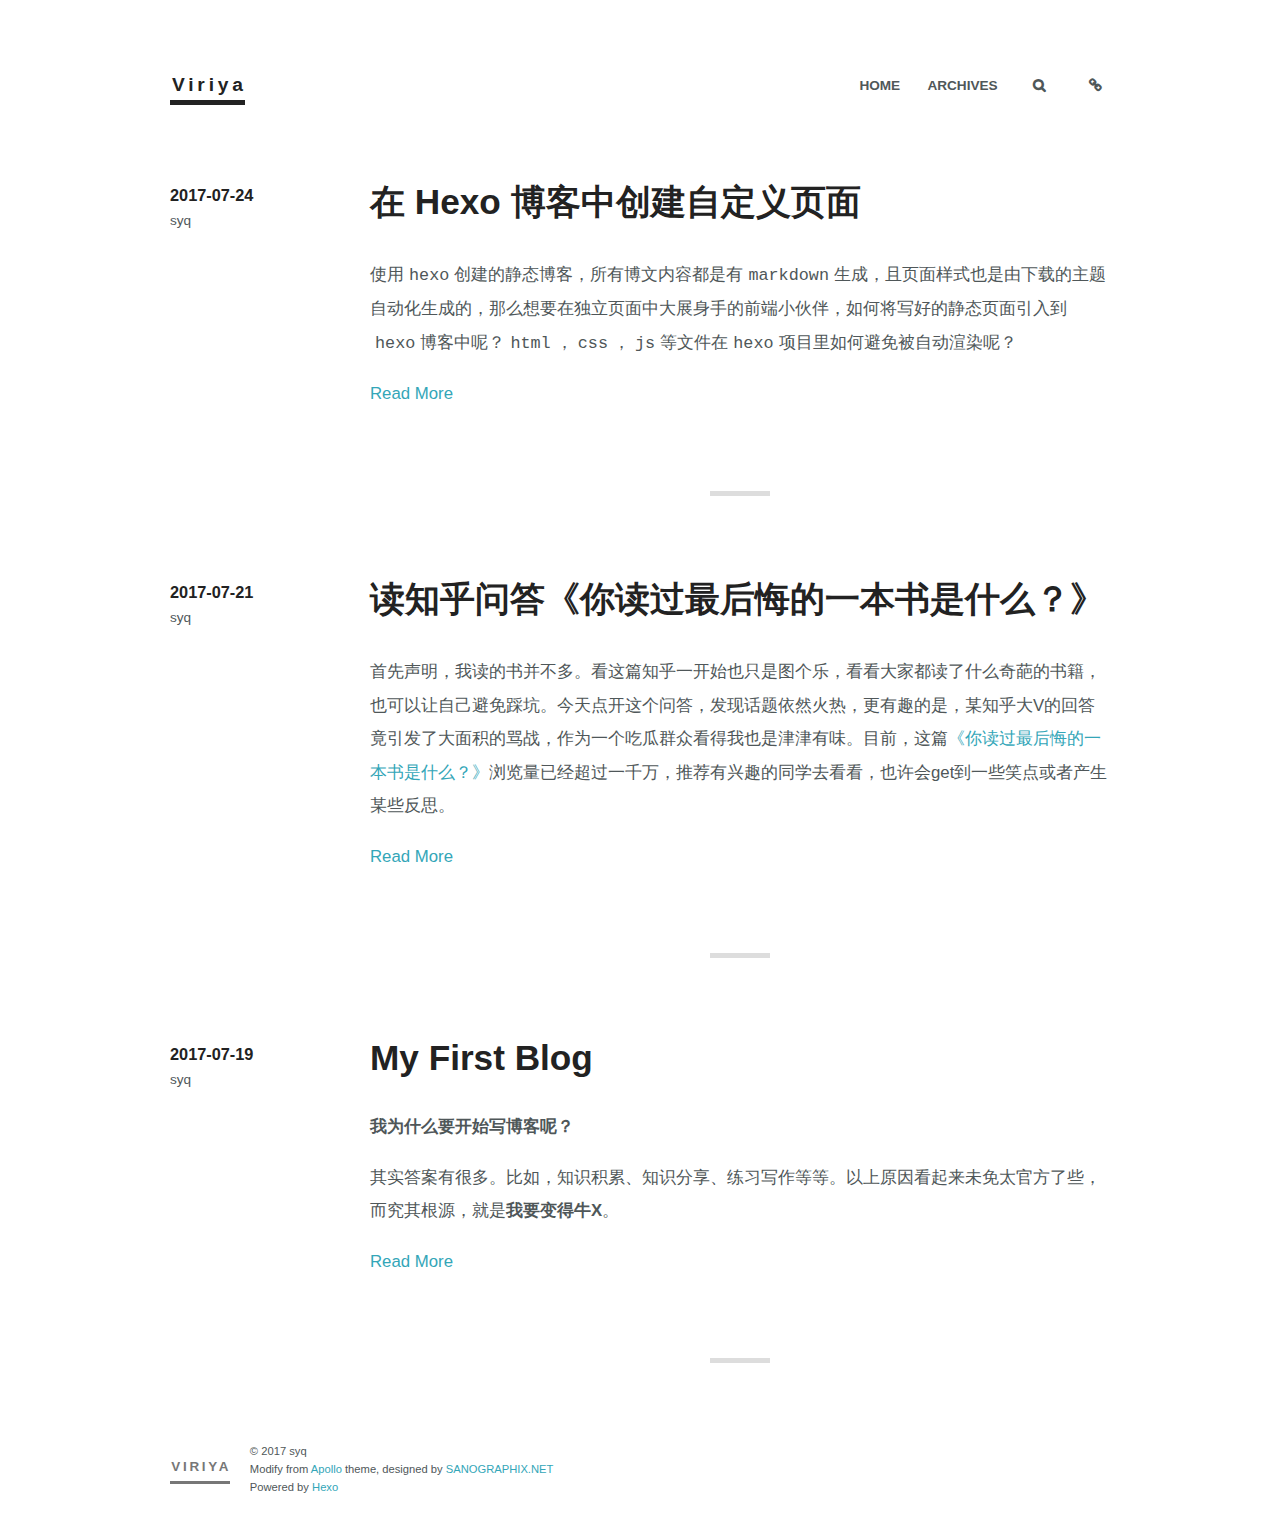
<file: index.html>
<!DOCTYPE html>
<html>
<head>
  <meta charset="utf-8">
  
  <title>Viriya</title>
  <meta name="viewport" content="width=device-width">
  <meta property="og:type" content="website">
<meta property="og:title" content="Viriya">
<meta property="og:url" content="http://yoursite.com/index.html">
<meta property="og:site_name" content="Viriya">
<meta name="twitter:card" content="summary">
<meta name="twitter:title" content="Viriya">
  
    <link rel="alternative" href="http://www.shangyq.top/" title="Viriya" type="application/atom+xml">
  
  
    <link rel="icon" href="images/favicon.ico">
  
  <link rel="stylesheet" href="/css/style.css">
  <!--[if lt IE 9]><script src="//html5shiv.googlecode.com/svn/trunk/html5.js"></script><![endif]-->
  
</head>
<body>
  <div id="container">
    <div class="mobile-nav-panel">
	<i class="icon-reorder icon-large"></i>
</div>
<header id="header">
	<h1 class="blog-title">
		<a href="/">Viriya</a>
	</h1>
	<nav class="nav">
		<ul>
			<li><a href="/">Home</a></li><li><a href="/archives">Archives</a></li>
			<li><a id="nav-search-btn" class="nav-icon" title="Search"></a></li>
			<li><a href="http://www.shangyq.top/" id="nav-rss-link" class="nav-icon" title="My Blog" target="_blank"></a></li>
		</ul>
	</nav>
	<div id="search-form-wrap">
		<form name="f" action="http://www.baidu.com/s" method="get" accept-charset="UTF-8" target="_blank" class="search-form"><input type="text" name="wd" class="search-form-input" placeholder="Search"><button type="submit" class="search-form-submit">&#xF002;</button><input type="hidden" name="sitesearch" value="http://yoursite.com"></form>
	</div>
</header>
    <div id="main">
      
  
    <article id="post-在-Hexo-博客中创建自定义页面" class="post">
	<footer class="entry-meta-header">
		<span class="meta-elements date">
			<a href="/2017/07/24/在-Hexo-博客中创建自定义页面/" class="article-date">
  <time datetime="2017-07-24T07:21:42.000Z" itemprop="datePublished">2017-07-24</time>
</a>
		</span>
		<span class="meta-elements author">syq</span>
		<div class="commentscount">
			
		</div>
	</footer>
	
	<header class="entry-header">
		
  
    <h1 itemprop="name" class="entry-title">
      <a class="article-title" href="/2017/07/24/在-Hexo-博客中创建自定义页面/">在 Hexo 博客中创建自定义页面</a>
    </h1>
  

	</header>
	<div class="entry-content">
		
			<p>使用<code>hexo</code>创建的静态博客，所有博文内容都是有<code>markdown</code>生成，且页面样式也是由下载的主题自动化生成的，那么想要在独立页面中大展身手的前端小伙伴，如何将写好的静态页面引入到<code>hexo</code>博客中呢？<code>html</code>，<code>css</code>，<code>js</code>等文件在<code>hexo</code>项目里如何避免被自动渲染呢？<br></p>
			
				<p class="article-more-link">
					<a href="/2017/07/24/在-Hexo-博客中创建自定义页面/#more">Read More</a>
				</p>
      
    
	</div>
	<footer class="entry-footer">
		<div class="entry-meta-footer">
			<span class="category">
				
			</span>
			<span class="tags">
				
			</span>
		</div>
	</footer>
	
</article>


	<hr class="article-devider">



  
    <article id="post-读知乎问答《你读过最后悔的一本书是什么？》" class="post">
	<footer class="entry-meta-header">
		<span class="meta-elements date">
			<a href="/2017/07/21/读知乎问答《你读过最后悔的一本书是什么？》/" class="article-date">
  <time datetime="2017-07-21T08:31:39.000Z" itemprop="datePublished">2017-07-21</time>
</a>
		</span>
		<span class="meta-elements author">syq</span>
		<div class="commentscount">
			
		</div>
	</footer>
	
	<header class="entry-header">
		
  
    <h1 itemprop="name" class="entry-title">
      <a class="article-title" href="/2017/07/21/读知乎问答《你读过最后悔的一本书是什么？》/">读知乎问答《你读过最后悔的一本书是什么？》</a>
    </h1>
  

	</header>
	<div class="entry-content">
		
			<p>首先声明，我读的书并不多。看这篇知乎一开始也只是图个乐，看看大家都读了什么奇葩的书籍，也可以让自己避免踩坑。今天点开这个问答，发现话题依然火热，更有趣的是，某知乎大V的回答竟引发了大面积的骂战，作为一个吃瓜群众看得我也是津津有味。目前，这篇<a href="https://www.zhihu.com/question/62175018" target="_blank" rel="external">《你读过最后悔的一本书是什么？》</a>浏览量已经超过一千万，推荐有兴趣的同学去看看，也许会get到一些笑点或者产生某些反思。<br></p>
			
				<p class="article-more-link">
					<a href="/2017/07/21/读知乎问答《你读过最后悔的一本书是什么？》/#more">Read More</a>
				</p>
      
    
	</div>
	<footer class="entry-footer">
		<div class="entry-meta-footer">
			<span class="category">
				
			</span>
			<span class="tags">
				
			</span>
		</div>
	</footer>
	
</article>


	<hr class="article-devider">



  
    <article id="post-My-First-Blog" class="post">
	<footer class="entry-meta-header">
		<span class="meta-elements date">
			<a href="/2017/07/19/My-First-Blog/" class="article-date">
  <time datetime="2017-07-19T06:39:16.000Z" itemprop="datePublished">2017-07-19</time>
</a>
		</span>
		<span class="meta-elements author">syq</span>
		<div class="commentscount">
			
		</div>
	</footer>
	
	<header class="entry-header">
		
  
    <h1 itemprop="name" class="entry-title">
      <a class="article-title" href="/2017/07/19/My-First-Blog/">My First Blog</a>
    </h1>
  

	</header>
	<div class="entry-content">
		
			<p><strong>我为什么要开始写博客呢？</strong></p>
<p>其实答案有很多。比如，知识积累、知识分享、练习写作等等。以上原因看起来未免太官方了些，而究其根源，就是<strong>我要变得牛X</strong>。<br></p>
			
				<p class="article-more-link">
					<a href="/2017/07/19/My-First-Blog/#more">Read More</a>
				</p>
      
    
	</div>
	<footer class="entry-footer">
		<div class="entry-meta-footer">
			<span class="category">
				
			</span>
			<span class="tags">
				
			</span>
		</div>
	</footer>
	
</article>


	<hr class="article-devider">



  
  

    </div>
    <div class="mb-search">
  <form action="//google.com/search" method="get" accept-charset="utf-8">
    <input type="search" name="q" results="0" placeholder="Search">
    <input type="hidden" name="q" value="site:yoursite.com">
  </form>
</div>
<footer id="footer">
	<h1 class="footer-blog-title">
		<a href="/">Viriya</a>
	</h1>
	<span class="copyright">
		&copy; 2017 syq<br>
		Modify from <a href="http://sanographix.github.io/tumblr/apollo/" target="_blank">Apollo</a> theme, designed by <a href="http://www.sanographix.net/" target="_blank">SANOGRAPHIX.NET</a><br>
		Powered by <a href="http://hexo.io/" target="_blank">Hexo</a>
	</span>
</footer>
    

<script src="/js/jquery-3.2.1.min.js"></script>


<link rel="stylesheet" href="/fancybox/jquery.fancybox.css" media="screen" type="text/css">
<script src="/fancybox/jquery.fancybox.pack.js"></script>


<script src="/js/script.js"></script>
  </div>
</body>
</html>
</file>
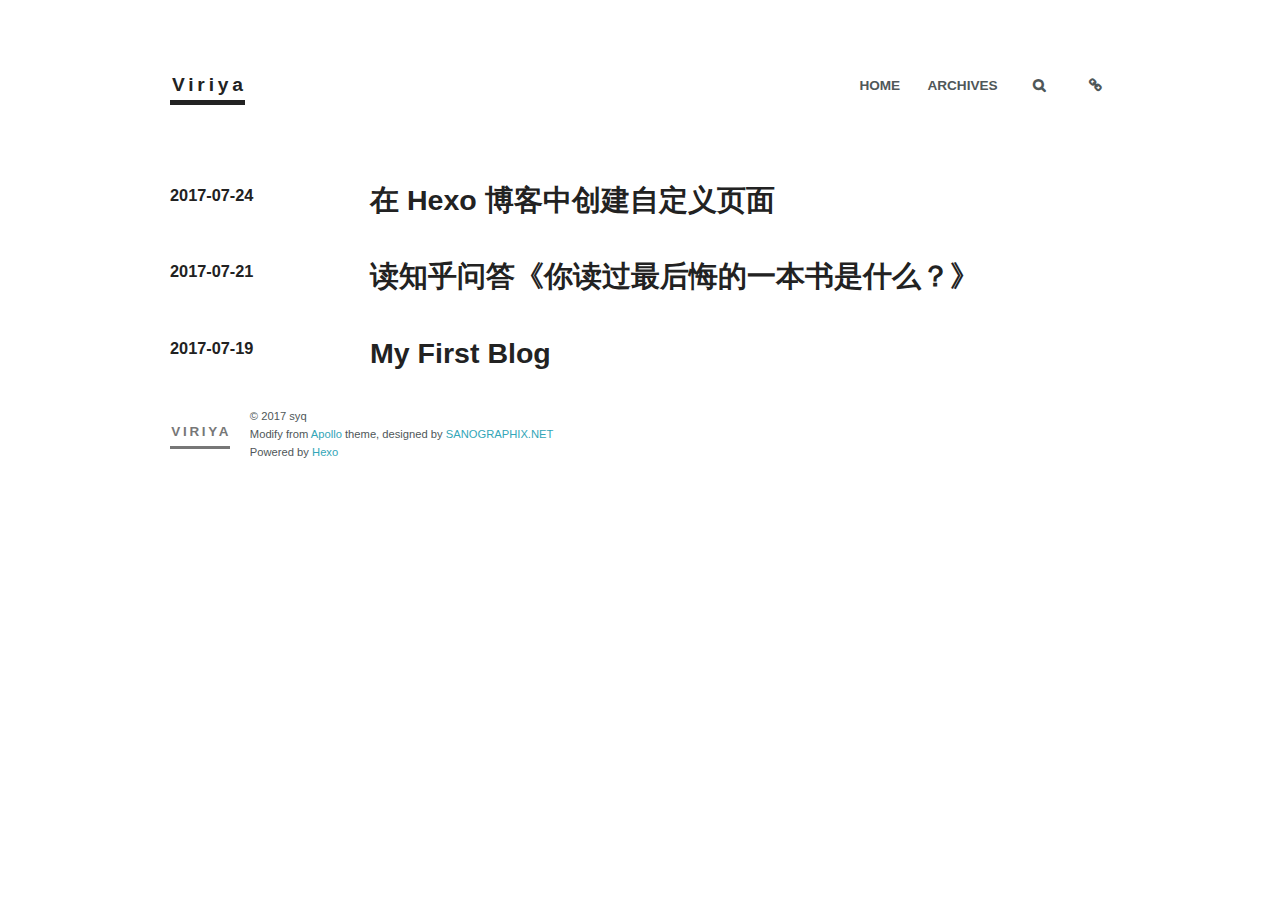
<file: archives/index.html>
<!DOCTYPE html>
<html>
<head>
  <meta charset="utf-8">
  
  <title>Archives | Viriya</title>
  <meta name="viewport" content="width=device-width">
  <meta property="og:type" content="website">
<meta property="og:title" content="Viriya">
<meta property="og:url" content="http://yoursite.com/archives/index.html">
<meta property="og:site_name" content="Viriya">
<meta name="twitter:card" content="summary">
<meta name="twitter:title" content="Viriya">
  
    <link rel="alternative" href="http://www.shangyq.top/" title="Viriya" type="application/atom+xml">
  
  
    <link rel="icon" href="images/favicon.ico">
  
  <link rel="stylesheet" href="/css/style.css">
  <!--[if lt IE 9]><script src="//html5shiv.googlecode.com/svn/trunk/html5.js"></script><![endif]-->
  
</head>
<body>
  <div id="container">
    <div class="mobile-nav-panel">
	<i class="icon-reorder icon-large"></i>
</div>
<header id="header">
	<h1 class="blog-title">
		<a href="/">Viriya</a>
	</h1>
	<nav class="nav">
		<ul>
			<li><a href="/">Home</a></li><li><a href="/archives">Archives</a></li>
			<li><a id="nav-search-btn" class="nav-icon" title="Search"></a></li>
			<li><a href="http://www.shangyq.top/" id="nav-rss-link" class="nav-icon" title="My Blog" target="_blank"></a></li>
		</ul>
	</nav>
	<div id="search-form-wrap">
		<form name="f" action="http://www.baidu.com/s" method="get" accept-charset="UTF-8" target="_blank" class="search-form"><input type="text" name="wd" class="search-form-input" placeholder="Search"><button type="submit" class="search-form-submit">&#xF002;</button><input type="hidden" name="sitesearch" value="http://yoursite.com"></form>
	</div>
</header>
    <div id="main">
      
  <div class="archive">
    
      <article class="post post">
        <footer class="entry-meta-header">
          <span class="meta-elements date">
            <time datetime="2017-07-24T07:21:42.000Z"><a href="/2017/07/24/在-Hexo-博客中创建自定义页面/">2017-07-24</a></time>
          </span>
        </footer>
        <div class="entry-content">
          <header>
            
              
                <h1><a href="/2017/07/24/在-Hexo-博客中创建自定义页面/">在 Hexo 博客中创建自定义页面</a></h1>
              
            
          </header>
        </div>
      </article>
    
      <article class="post post">
        <footer class="entry-meta-header">
          <span class="meta-elements date">
            <time datetime="2017-07-21T08:31:39.000Z"><a href="/2017/07/21/读知乎问答《你读过最后悔的一本书是什么？》/">2017-07-21</a></time>
          </span>
        </footer>
        <div class="entry-content">
          <header>
            
              
                <h1><a href="/2017/07/21/读知乎问答《你读过最后悔的一本书是什么？》/">读知乎问答《你读过最后悔的一本书是什么？》</a></h1>
              
            
          </header>
        </div>
      </article>
    
      <article class="post post">
        <footer class="entry-meta-header">
          <span class="meta-elements date">
            <time datetime="2017-07-19T06:39:16.000Z"><a href="/2017/07/19/My-First-Blog/">2017-07-19</a></time>
          </span>
        </footer>
        <div class="entry-content">
          <header>
            
              
                <h1><a href="/2017/07/19/My-First-Blog/">My First Blog</a></h1>
              
            
          </header>
        </div>
      </article>
    
  </div>

    </div>
    <div class="mb-search">
  <form action="//google.com/search" method="get" accept-charset="utf-8">
    <input type="search" name="q" results="0" placeholder="Search">
    <input type="hidden" name="q" value="site:yoursite.com">
  </form>
</div>
<footer id="footer">
	<h1 class="footer-blog-title">
		<a href="/">Viriya</a>
	</h1>
	<span class="copyright">
		&copy; 2017 syq<br>
		Modify from <a href="http://sanographix.github.io/tumblr/apollo/" target="_blank">Apollo</a> theme, designed by <a href="http://www.sanographix.net/" target="_blank">SANOGRAPHIX.NET</a><br>
		Powered by <a href="http://hexo.io/" target="_blank">Hexo</a>
	</span>
</footer>
    

<script src="/js/jquery-3.2.1.min.js"></script>


<link rel="stylesheet" href="/fancybox/jquery.fancybox.css" media="screen" type="text/css">
<script src="/fancybox/jquery.fancybox.pack.js"></script>


<script src="/js/script.js"></script>
  </div>
</body>
</html>
</file>
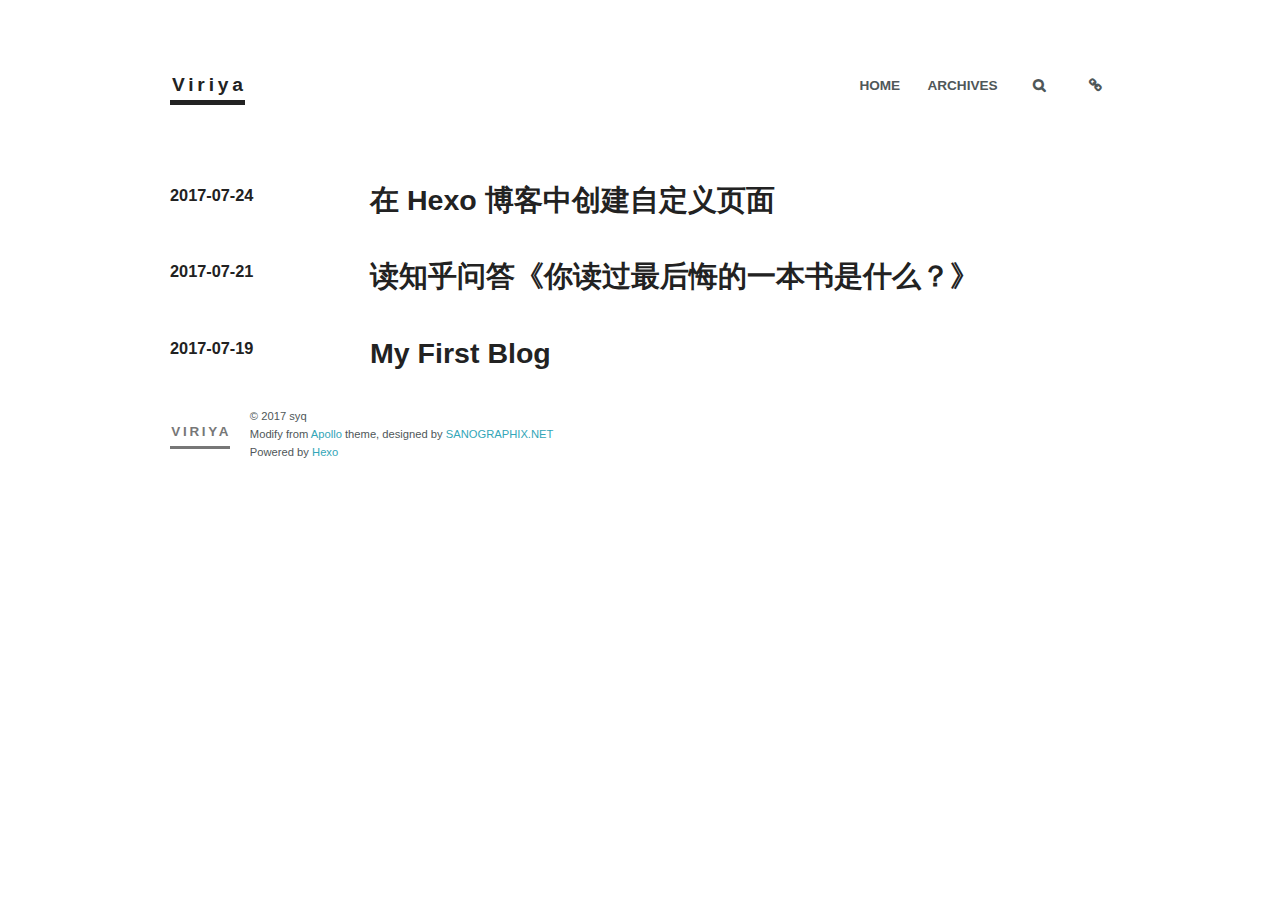
<file: archives/2017/index.html>
<!DOCTYPE html>
<html>
<head>
  <meta charset="utf-8">
  
  <title>Archives: 2017 | Viriya</title>
  <meta name="viewport" content="width=device-width">
  <meta property="og:type" content="website">
<meta property="og:title" content="Viriya">
<meta property="og:url" content="http://yoursite.com/archives/2017/index.html">
<meta property="og:site_name" content="Viriya">
<meta name="twitter:card" content="summary">
<meta name="twitter:title" content="Viriya">
  
    <link rel="alternative" href="http://www.shangyq.top/" title="Viriya" type="application/atom+xml">
  
  
    <link rel="icon" href="images/favicon.ico">
  
  <link rel="stylesheet" href="/css/style.css">
  <!--[if lt IE 9]><script src="//html5shiv.googlecode.com/svn/trunk/html5.js"></script><![endif]-->
  
</head>
<body>
  <div id="container">
    <div class="mobile-nav-panel">
	<i class="icon-reorder icon-large"></i>
</div>
<header id="header">
	<h1 class="blog-title">
		<a href="/">Viriya</a>
	</h1>
	<nav class="nav">
		<ul>
			<li><a href="/">Home</a></li><li><a href="/archives">Archives</a></li>
			<li><a id="nav-search-btn" class="nav-icon" title="Search"></a></li>
			<li><a href="http://www.shangyq.top/" id="nav-rss-link" class="nav-icon" title="My Blog" target="_blank"></a></li>
		</ul>
	</nav>
	<div id="search-form-wrap">
		<form name="f" action="http://www.baidu.com/s" method="get" accept-charset="UTF-8" target="_blank" class="search-form"><input type="text" name="wd" class="search-form-input" placeholder="Search"><button type="submit" class="search-form-submit">&#xF002;</button><input type="hidden" name="sitesearch" value="http://yoursite.com"></form>
	</div>
</header>
    <div id="main">
      
  <div class="archive">
    
      <article class="post post">
        <footer class="entry-meta-header">
          <span class="meta-elements date">
            <time datetime="2017-07-24T07:21:42.000Z"><a href="/2017/07/24/在-Hexo-博客中创建自定义页面/">2017-07-24</a></time>
          </span>
        </footer>
        <div class="entry-content">
          <header>
            
              
                <h1><a href="/2017/07/24/在-Hexo-博客中创建自定义页面/">在 Hexo 博客中创建自定义页面</a></h1>
              
            
          </header>
        </div>
      </article>
    
      <article class="post post">
        <footer class="entry-meta-header">
          <span class="meta-elements date">
            <time datetime="2017-07-21T08:31:39.000Z"><a href="/2017/07/21/读知乎问答《你读过最后悔的一本书是什么？》/">2017-07-21</a></time>
          </span>
        </footer>
        <div class="entry-content">
          <header>
            
              
                <h1><a href="/2017/07/21/读知乎问答《你读过最后悔的一本书是什么？》/">读知乎问答《你读过最后悔的一本书是什么？》</a></h1>
              
            
          </header>
        </div>
      </article>
    
      <article class="post post">
        <footer class="entry-meta-header">
          <span class="meta-elements date">
            <time datetime="2017-07-19T06:39:16.000Z"><a href="/2017/07/19/My-First-Blog/">2017-07-19</a></time>
          </span>
        </footer>
        <div class="entry-content">
          <header>
            
              
                <h1><a href="/2017/07/19/My-First-Blog/">My First Blog</a></h1>
              
            
          </header>
        </div>
      </article>
    
  </div>

    </div>
    <div class="mb-search">
  <form action="//google.com/search" method="get" accept-charset="utf-8">
    <input type="search" name="q" results="0" placeholder="Search">
    <input type="hidden" name="q" value="site:yoursite.com">
  </form>
</div>
<footer id="footer">
	<h1 class="footer-blog-title">
		<a href="/">Viriya</a>
	</h1>
	<span class="copyright">
		&copy; 2017 syq<br>
		Modify from <a href="http://sanographix.github.io/tumblr/apollo/" target="_blank">Apollo</a> theme, designed by <a href="http://www.sanographix.net/" target="_blank">SANOGRAPHIX.NET</a><br>
		Powered by <a href="http://hexo.io/" target="_blank">Hexo</a>
	</span>
</footer>
    

<script src="/js/jquery-3.2.1.min.js"></script>


<link rel="stylesheet" href="/fancybox/jquery.fancybox.css" media="screen" type="text/css">
<script src="/fancybox/jquery.fancybox.pack.js"></script>


<script src="/js/script.js"></script>
  </div>
</body>
</html>
</file>
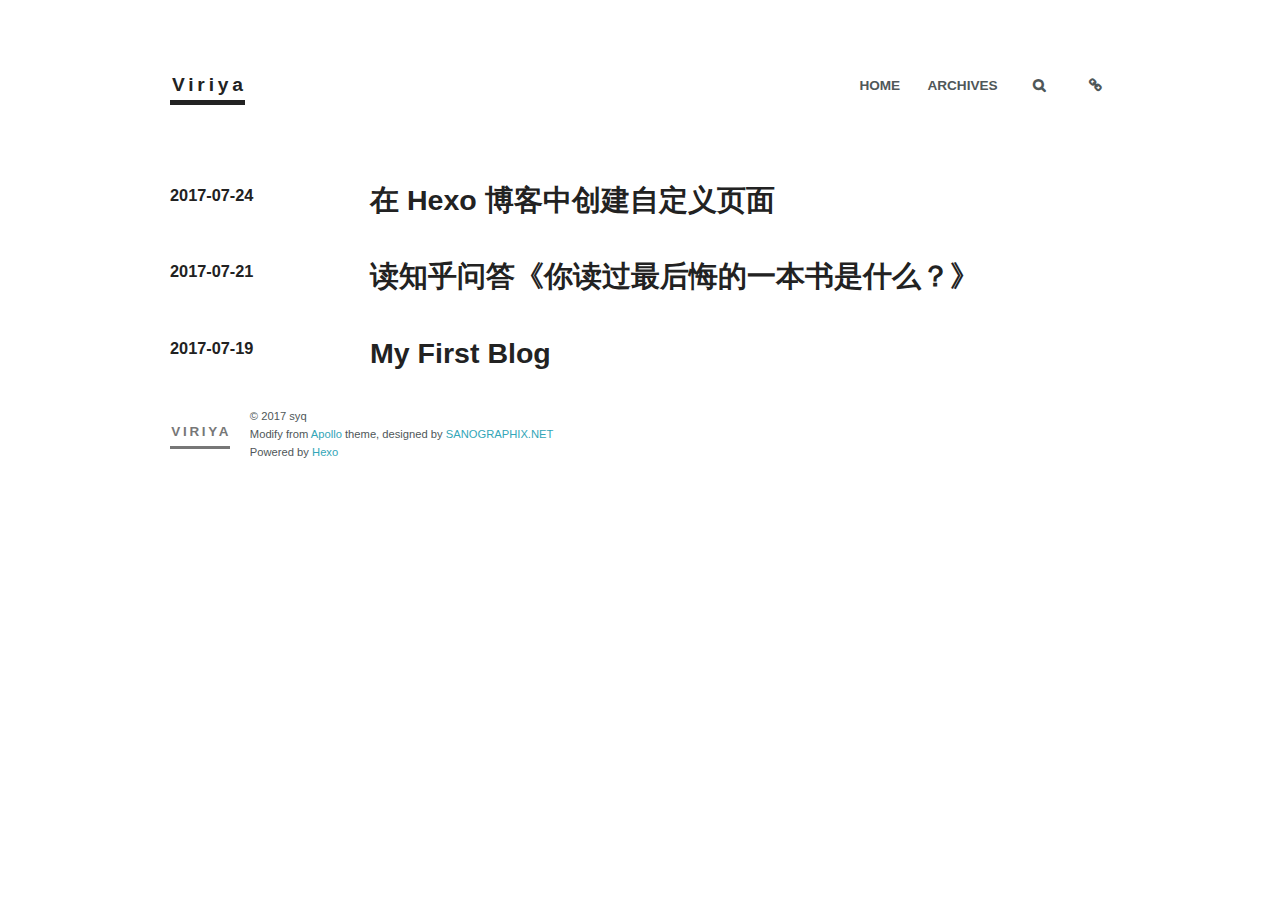
<file: archives/2017/07/index.html>
<!DOCTYPE html>
<html>
<head>
  <meta charset="utf-8">
  
  <title>Archives: 2017/7 | Viriya</title>
  <meta name="viewport" content="width=device-width">
  <meta property="og:type" content="website">
<meta property="og:title" content="Viriya">
<meta property="og:url" content="http://yoursite.com/archives/2017/07/index.html">
<meta property="og:site_name" content="Viriya">
<meta name="twitter:card" content="summary">
<meta name="twitter:title" content="Viriya">
  
    <link rel="alternative" href="http://www.shangyq.top/" title="Viriya" type="application/atom+xml">
  
  
    <link rel="icon" href="images/favicon.ico">
  
  <link rel="stylesheet" href="/css/style.css">
  <!--[if lt IE 9]><script src="//html5shiv.googlecode.com/svn/trunk/html5.js"></script><![endif]-->
  
</head>
<body>
  <div id="container">
    <div class="mobile-nav-panel">
	<i class="icon-reorder icon-large"></i>
</div>
<header id="header">
	<h1 class="blog-title">
		<a href="/">Viriya</a>
	</h1>
	<nav class="nav">
		<ul>
			<li><a href="/">Home</a></li><li><a href="/archives">Archives</a></li>
			<li><a id="nav-search-btn" class="nav-icon" title="Search"></a></li>
			<li><a href="http://www.shangyq.top/" id="nav-rss-link" class="nav-icon" title="My Blog" target="_blank"></a></li>
		</ul>
	</nav>
	<div id="search-form-wrap">
		<form name="f" action="http://www.baidu.com/s" method="get" accept-charset="UTF-8" target="_blank" class="search-form"><input type="text" name="wd" class="search-form-input" placeholder="Search"><button type="submit" class="search-form-submit">&#xF002;</button><input type="hidden" name="sitesearch" value="http://yoursite.com"></form>
	</div>
</header>
    <div id="main">
      
  <div class="archive">
    
      <article class="post post">
        <footer class="entry-meta-header">
          <span class="meta-elements date">
            <time datetime="2017-07-24T07:21:42.000Z"><a href="/2017/07/24/在-Hexo-博客中创建自定义页面/">2017-07-24</a></time>
          </span>
        </footer>
        <div class="entry-content">
          <header>
            
              
                <h1><a href="/2017/07/24/在-Hexo-博客中创建自定义页面/">在 Hexo 博客中创建自定义页面</a></h1>
              
            
          </header>
        </div>
      </article>
    
      <article class="post post">
        <footer class="entry-meta-header">
          <span class="meta-elements date">
            <time datetime="2017-07-21T08:31:39.000Z"><a href="/2017/07/21/读知乎问答《你读过最后悔的一本书是什么？》/">2017-07-21</a></time>
          </span>
        </footer>
        <div class="entry-content">
          <header>
            
              
                <h1><a href="/2017/07/21/读知乎问答《你读过最后悔的一本书是什么？》/">读知乎问答《你读过最后悔的一本书是什么？》</a></h1>
              
            
          </header>
        </div>
      </article>
    
      <article class="post post">
        <footer class="entry-meta-header">
          <span class="meta-elements date">
            <time datetime="2017-07-19T06:39:16.000Z"><a href="/2017/07/19/My-First-Blog/">2017-07-19</a></time>
          </span>
        </footer>
        <div class="entry-content">
          <header>
            
              
                <h1><a href="/2017/07/19/My-First-Blog/">My First Blog</a></h1>
              
            
          </header>
        </div>
      </article>
    
  </div>

    </div>
    <div class="mb-search">
  <form action="//google.com/search" method="get" accept-charset="utf-8">
    <input type="search" name="q" results="0" placeholder="Search">
    <input type="hidden" name="q" value="site:yoursite.com">
  </form>
</div>
<footer id="footer">
	<h1 class="footer-blog-title">
		<a href="/">Viriya</a>
	</h1>
	<span class="copyright">
		&copy; 2017 syq<br>
		Modify from <a href="http://sanographix.github.io/tumblr/apollo/" target="_blank">Apollo</a> theme, designed by <a href="http://www.sanographix.net/" target="_blank">SANOGRAPHIX.NET</a><br>
		Powered by <a href="http://hexo.io/" target="_blank">Hexo</a>
	</span>
</footer>
    

<script src="/js/jquery-3.2.1.min.js"></script>


<link rel="stylesheet" href="/fancybox/jquery.fancybox.css" media="screen" type="text/css">
<script src="/fancybox/jquery.fancybox.pack.js"></script>


<script src="/js/script.js"></script>
  </div>
</body>
</html>
</file>
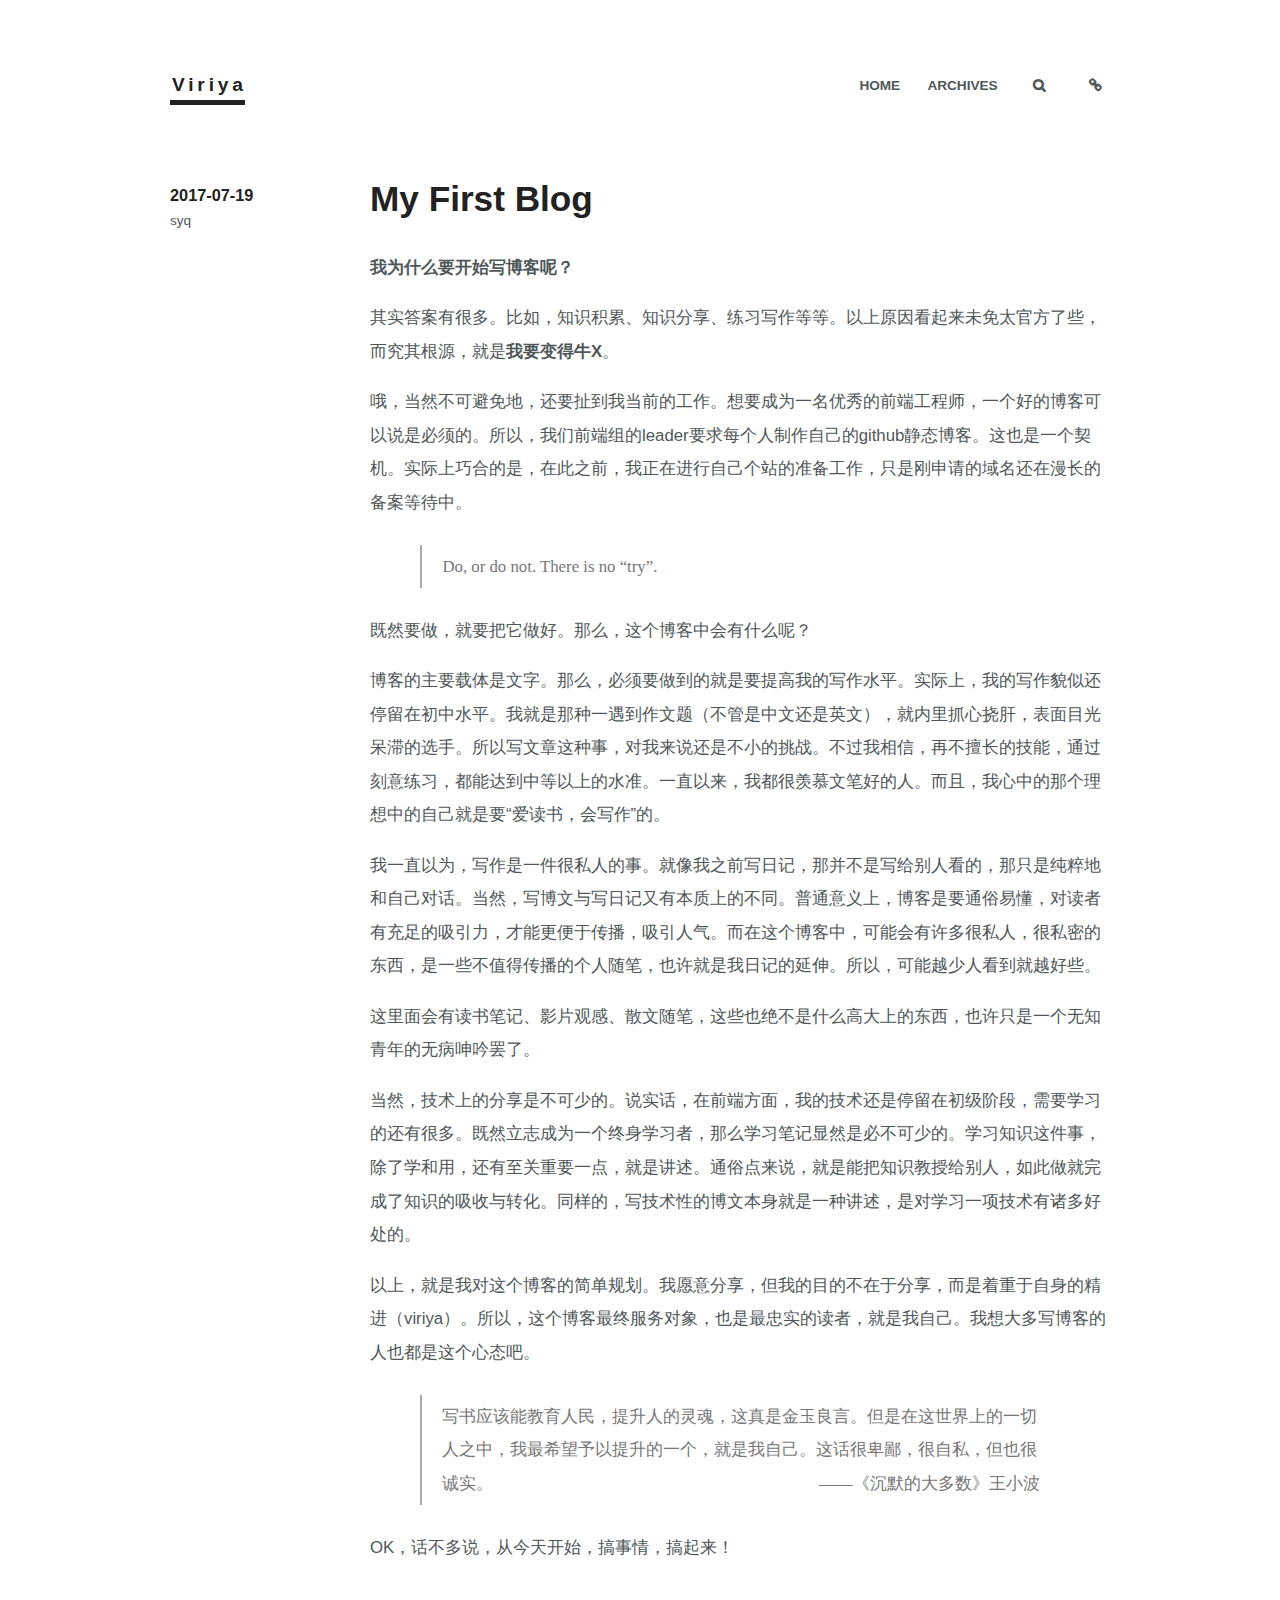
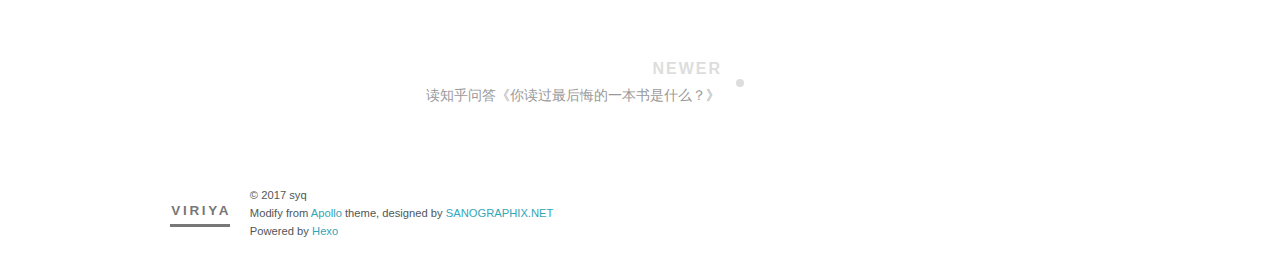
<file: 2017/07/19/My-First-Blog/index.html>
<!DOCTYPE html>
<html>
<head>
  <meta charset="utf-8">
  
  <title>My First Blog | Viriya</title>
  <meta name="viewport" content="width=device-width">
  <meta name="description" content="我为什么要开始写博客呢？ 其实答案有很多。比如，知识积累、知识分享、练习写作等等。以上原因看起来未免太官方了些，而究其根源，就是我要变得牛X。">
<meta property="og:type" content="article">
<meta property="og:title" content="My First Blog">
<meta property="og:url" content="http://yoursite.com/2017/07/19/My-First-Blog/index.html">
<meta property="og:site_name" content="Viriya">
<meta property="og:description" content="我为什么要开始写博客呢？ 其实答案有很多。比如，知识积累、知识分享、练习写作等等。以上原因看起来未免太官方了些，而究其根源，就是我要变得牛X。">
<meta property="og:updated_time" content="2017-07-20T03:32:20.128Z">
<meta name="twitter:card" content="summary">
<meta name="twitter:title" content="My First Blog">
<meta name="twitter:description" content="我为什么要开始写博客呢？ 其实答案有很多。比如，知识积累、知识分享、练习写作等等。以上原因看起来未免太官方了些，而究其根源，就是我要变得牛X。">
  
    <link rel="alternative" href="http://www.shangyq.top/" title="Viriya" type="application/atom+xml">
  
  
    <link rel="icon" href="images/favicon.ico">
  
  <link rel="stylesheet" href="/css/style.css">
  <!--[if lt IE 9]><script src="//html5shiv.googlecode.com/svn/trunk/html5.js"></script><![endif]-->
  
</head>
<body>
  <div id="container">
    <div class="mobile-nav-panel">
	<i class="icon-reorder icon-large"></i>
</div>
<header id="header">
	<h1 class="blog-title">
		<a href="/">Viriya</a>
	</h1>
	<nav class="nav">
		<ul>
			<li><a href="/">Home</a></li><li><a href="/archives">Archives</a></li>
			<li><a id="nav-search-btn" class="nav-icon" title="Search"></a></li>
			<li><a href="http://www.shangyq.top/" id="nav-rss-link" class="nav-icon" title="My Blog" target="_blank"></a></li>
		</ul>
	</nav>
	<div id="search-form-wrap">
		<form name="f" action="http://www.baidu.com/s" method="get" accept-charset="UTF-8" target="_blank" class="search-form"><input type="text" name="wd" class="search-form-input" placeholder="Search"><button type="submit" class="search-form-submit">&#xF002;</button><input type="hidden" name="sitesearch" value="http://yoursite.com"></form>
	</div>
</header>
    <div id="main">
      <article id="post-My-First-Blog" class="post">
	<footer class="entry-meta-header">
		<span class="meta-elements date">
			<a href="/2017/07/19/My-First-Blog/" class="article-date">
  <time datetime="2017-07-19T06:39:16.000Z" itemprop="datePublished">2017-07-19</time>
</a>
		</span>
		<span class="meta-elements author">syq</span>
		<div class="commentscount">
			
		</div>
	</footer>
	
	<header class="entry-header">
		
  
    <h1 class="article-title entry-title" itemprop="name">
      My First Blog
    </h1>
  

	</header>
	<div class="entry-content">
		
    	<p><strong>我为什么要开始写博客呢？</strong></p>
<p>其实答案有很多。比如，知识积累、知识分享、练习写作等等。以上原因看起来未免太官方了些，而究其根源，就是<strong>我要变得牛X</strong>。<br><a id="more"></a>   </p>
<p>哦，当然不可避免地，还要扯到我当前的工作。想要成为一名优秀的前端工程师，一个好的博客可以说是必须的。所以，我们前端组的leader要求每个人制作自己的github静态博客。这也是一个契机。实际上巧合的是，在此之前，我正在进行自己个站的准备工作，只是刚申请的域名还在漫长的备案等待中。  </p>
<blockquote>
<p>Do, or do not. There is no “try”.  </p>
</blockquote>
<p>既然要做，就要把它做好。那么，这个博客中会有什么呢？</p>
<p>博客的主要载体是文字。那么，必须要做到的就是要提高我的写作水平。实际上，我的写作貌似还停留在初中水平。我就是那种一遇到作文题（不管是中文还是英文），就内里抓心挠肝，表面目光呆滞的选手。所以写文章这种事，对我来说还是不小的挑战。不过我相信，再不擅长的技能，通过刻意练习，都能达到中等以上的水准。一直以来，我都很羡慕文笔好的人。而且，我心中的那个理想中的自己就是要“爱读书，会写作”的。</p>
<p>我一直以为，写作是一件很私人的事。就像我之前写日记，那并不是写给别人看的，那只是纯粹地和自己对话。当然，写博文与写日记又有本质上的不同。普通意义上，博客是要通俗易懂，对读者有充足的吸引力，才能更便于传播，吸引人气。而在这个博客中，可能会有许多很私人，很私密的东西，是一些不值得传播的个人随笔，也许就是我日记的延伸。所以，可能越少人看到就越好些。  </p>
<p>这里面会有读书笔记、影片观感、散文随笔，这些也绝不是什么高大上的东西，也许只是一个无知青年的无病呻吟罢了。</p>
<p>当然，技术上的分享是不可少的。说实话，在前端方面，我的技术还是停留在初级阶段，需要学习的还有很多。既然立志成为一个终身学习者，那么学习笔记显然是必不可少的。学习知识这件事，除了学和用，还有至关重要一点，就是讲述。通俗点来说，就是能把知识教授给别人，如此做就完成了知识的吸收与转化。同样的，写技术性的博文本身就是一种讲述，是对学习一项技术有诸多好处的。  </p>
<p>以上，就是我对这个博客的简单规划。我愿意分享，但我的目的不在于分享，而是着重于自身的精进（viriya）。所以，这个博客最终服务对象，也是最忠实的读者，就是我自己。我想大多写博客的人也都是这个心态吧。  </p>
<blockquote>
<p>写书应该能教育人民，提升人的灵魂，这真是金玉良言。但是在这世界上的一切人之中，我最希望予以提升的一个，就是我自己。这话很卑鄙，很自私，但也很诚实。<span style="float:right;">——《沉默的大多数》王小波 </span> </p>
</blockquote>
<p>OK，话不多说，从今天开始，搞事情，搞起来！</p>

    
	</div>
	<footer class="entry-footer">
		<div class="entry-meta-footer">
			<span class="category">
				
			</span>
			<span class="tags">
				
			</span>
		</div>
	</footer>
	
    
<nav id="article-nav">
  
    <a href="/2017/07/21/读知乎问答《你读过最后悔的一本书是什么？》/" id="article-nav-newer" class="article-nav-link-wrap">
      <strong class="article-nav-caption">Newer</strong>
      <div class="article-nav-title">
        
          读知乎问答《你读过最后悔的一本书是什么？》
        
      </div>
    </a>
  
  
</nav>

  
</article>




    </div>
    <div class="mb-search">
  <form action="//google.com/search" method="get" accept-charset="utf-8">
    <input type="search" name="q" results="0" placeholder="Search">
    <input type="hidden" name="q" value="site:yoursite.com">
  </form>
</div>
<footer id="footer">
	<h1 class="footer-blog-title">
		<a href="/">Viriya</a>
	</h1>
	<span class="copyright">
		&copy; 2017 syq<br>
		Modify from <a href="http://sanographix.github.io/tumblr/apollo/" target="_blank">Apollo</a> theme, designed by <a href="http://www.sanographix.net/" target="_blank">SANOGRAPHIX.NET</a><br>
		Powered by <a href="http://hexo.io/" target="_blank">Hexo</a>
	</span>
</footer>
    

<script src="/js/jquery-3.2.1.min.js"></script>


<link rel="stylesheet" href="/fancybox/jquery.fancybox.css" media="screen" type="text/css">
<script src="/fancybox/jquery.fancybox.pack.js"></script>


<script src="/js/script.js"></script>
  </div>
</body>
</html>
</file>
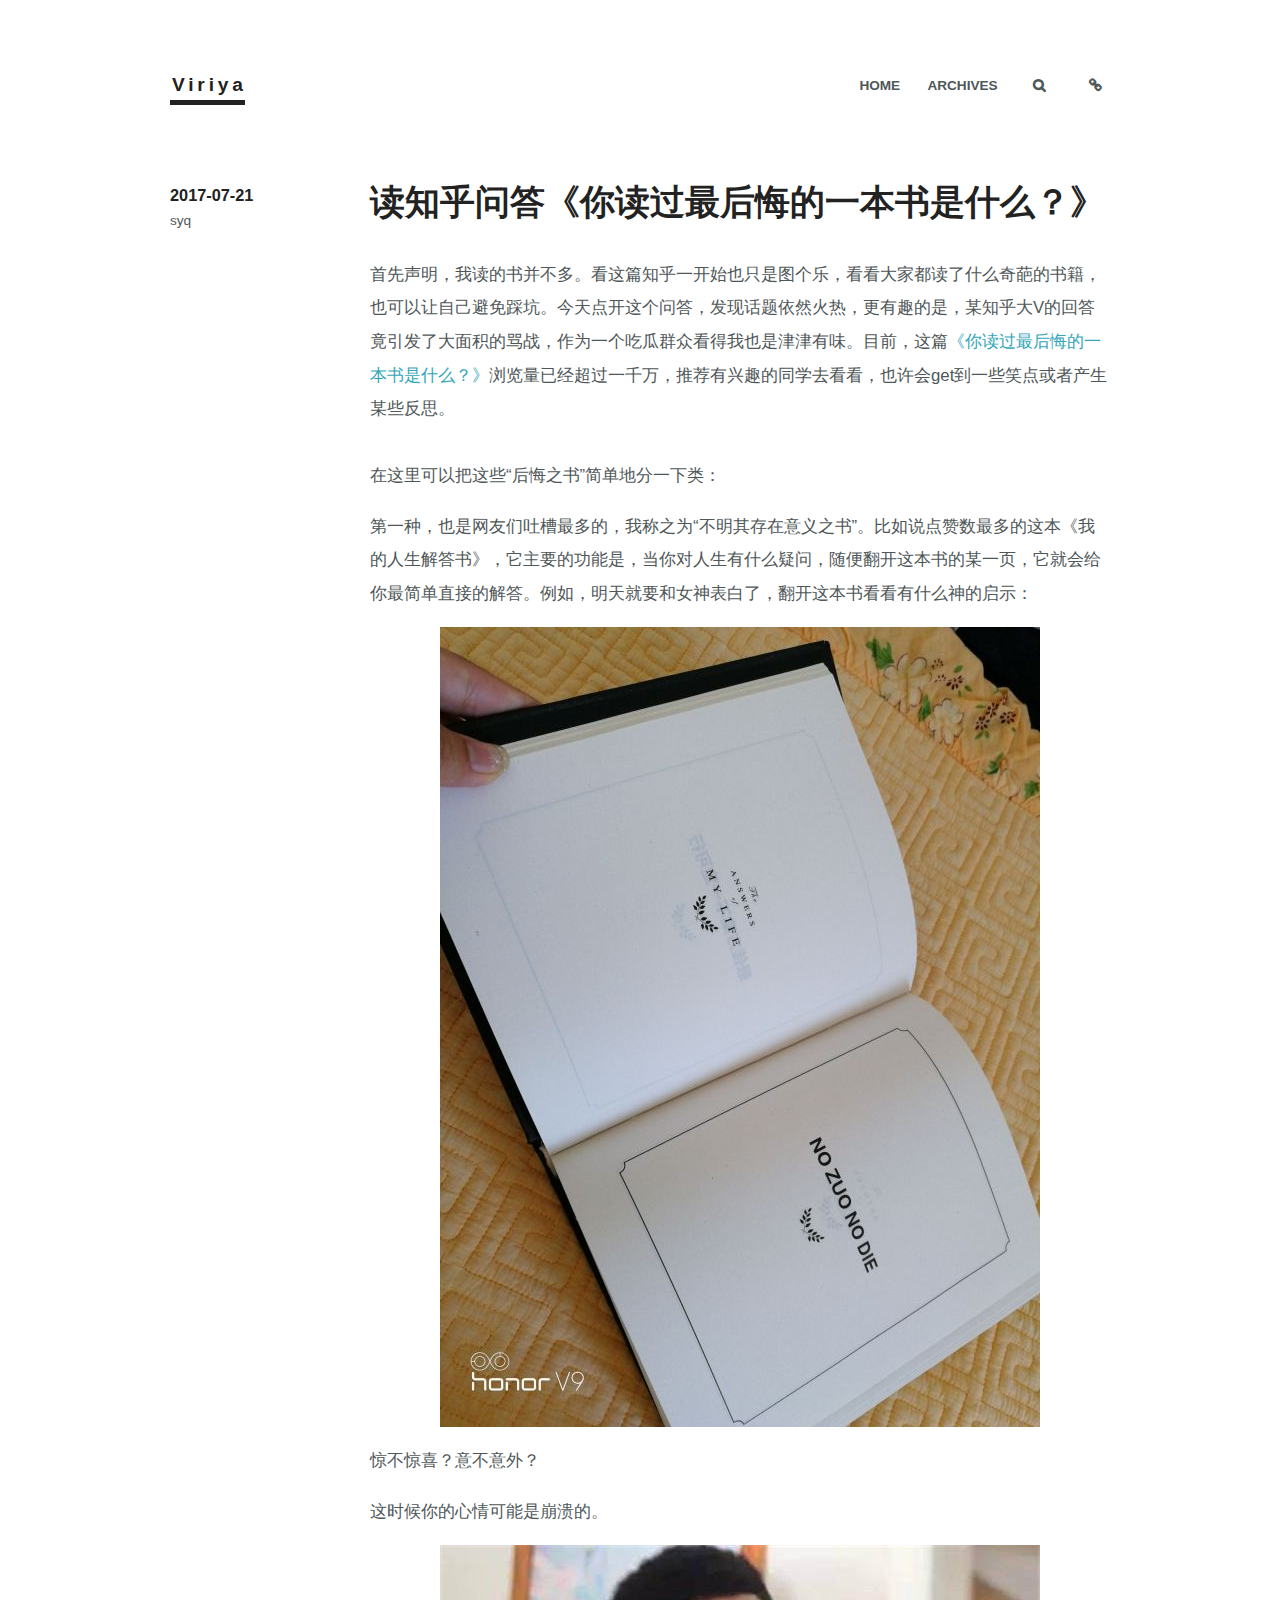
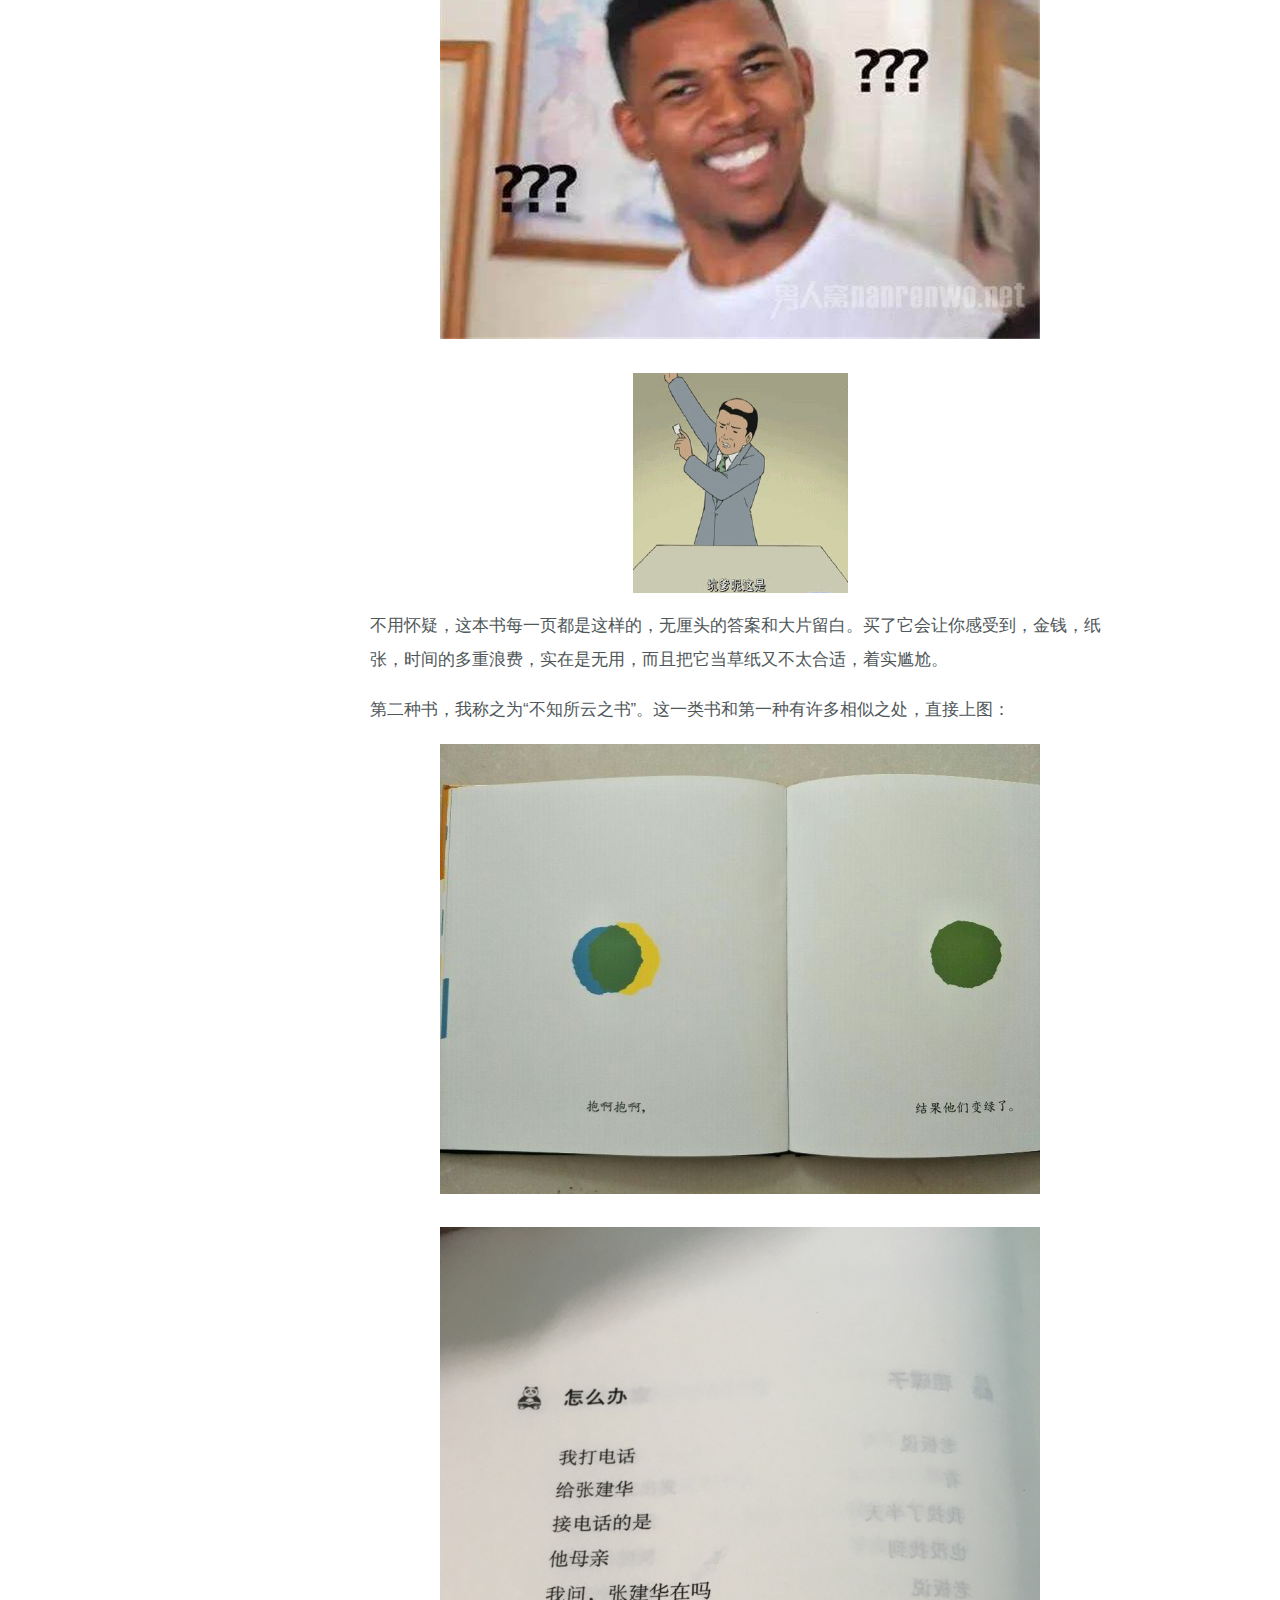
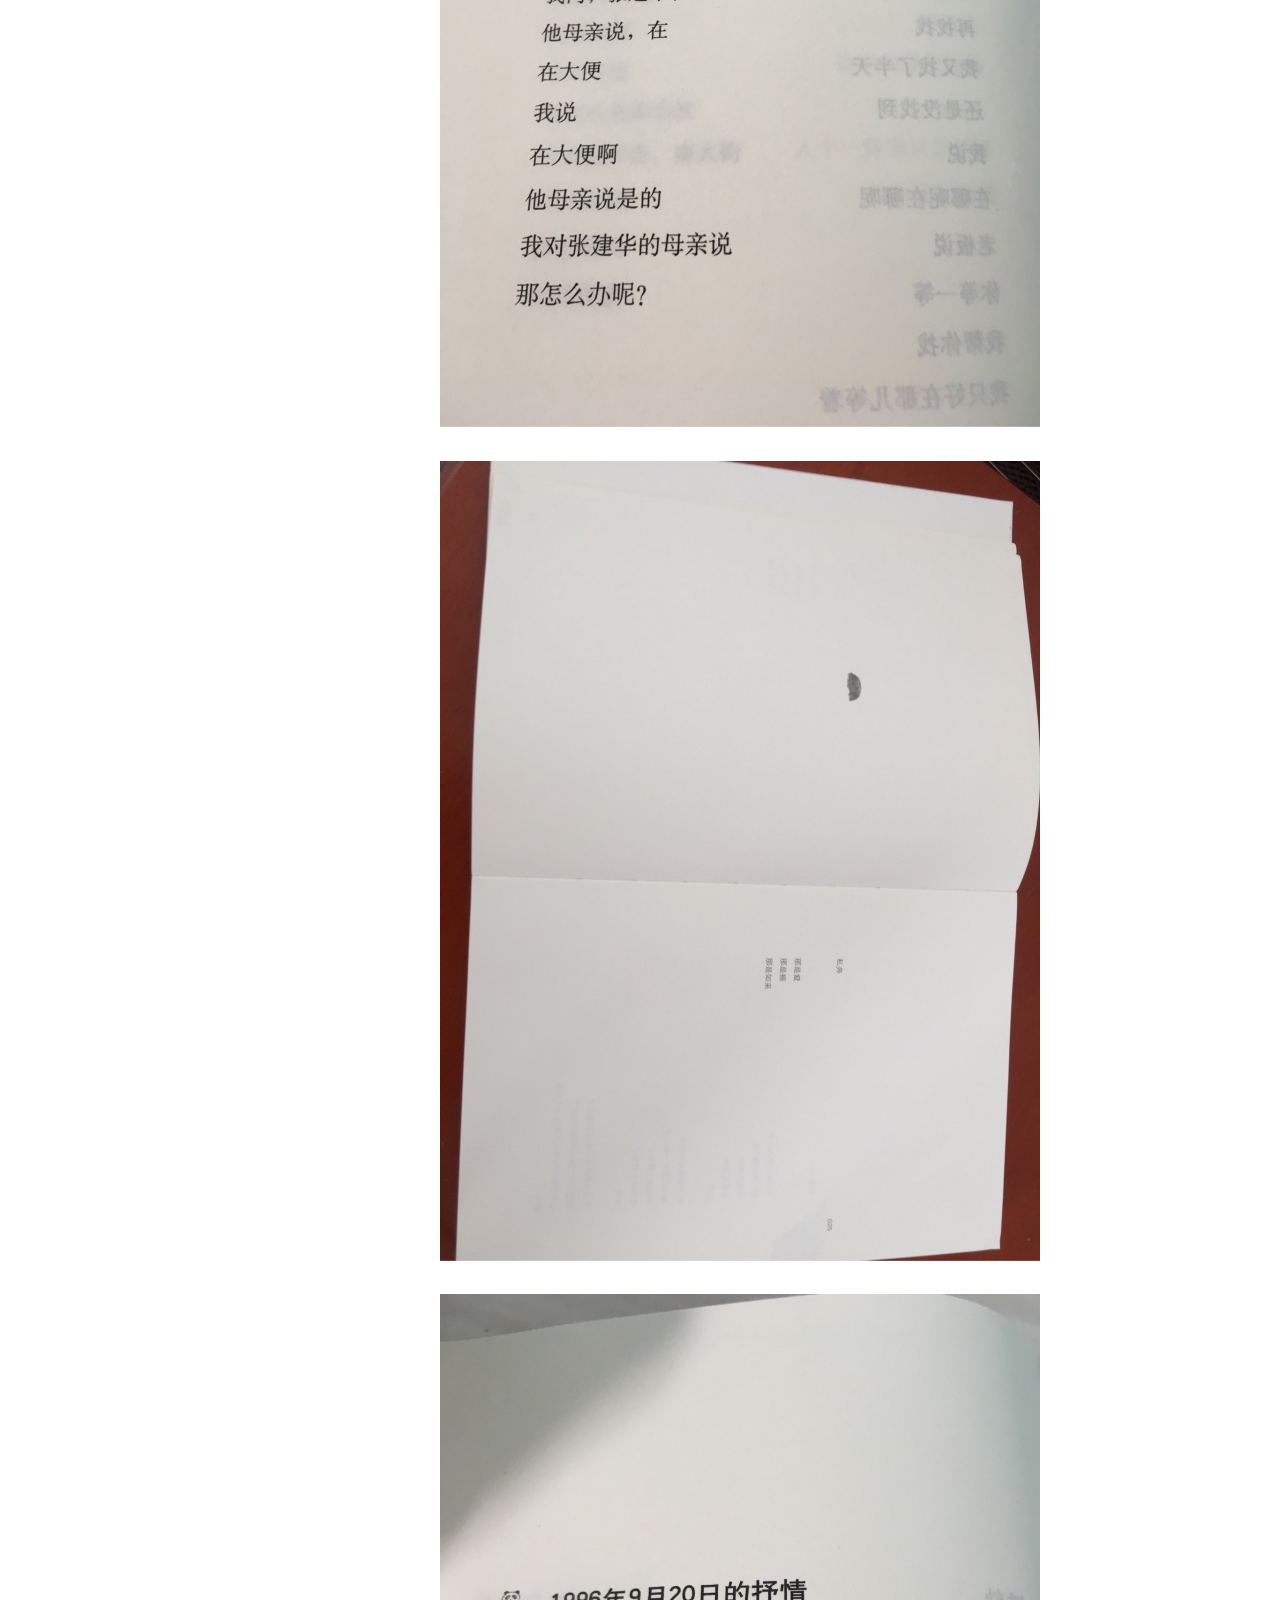
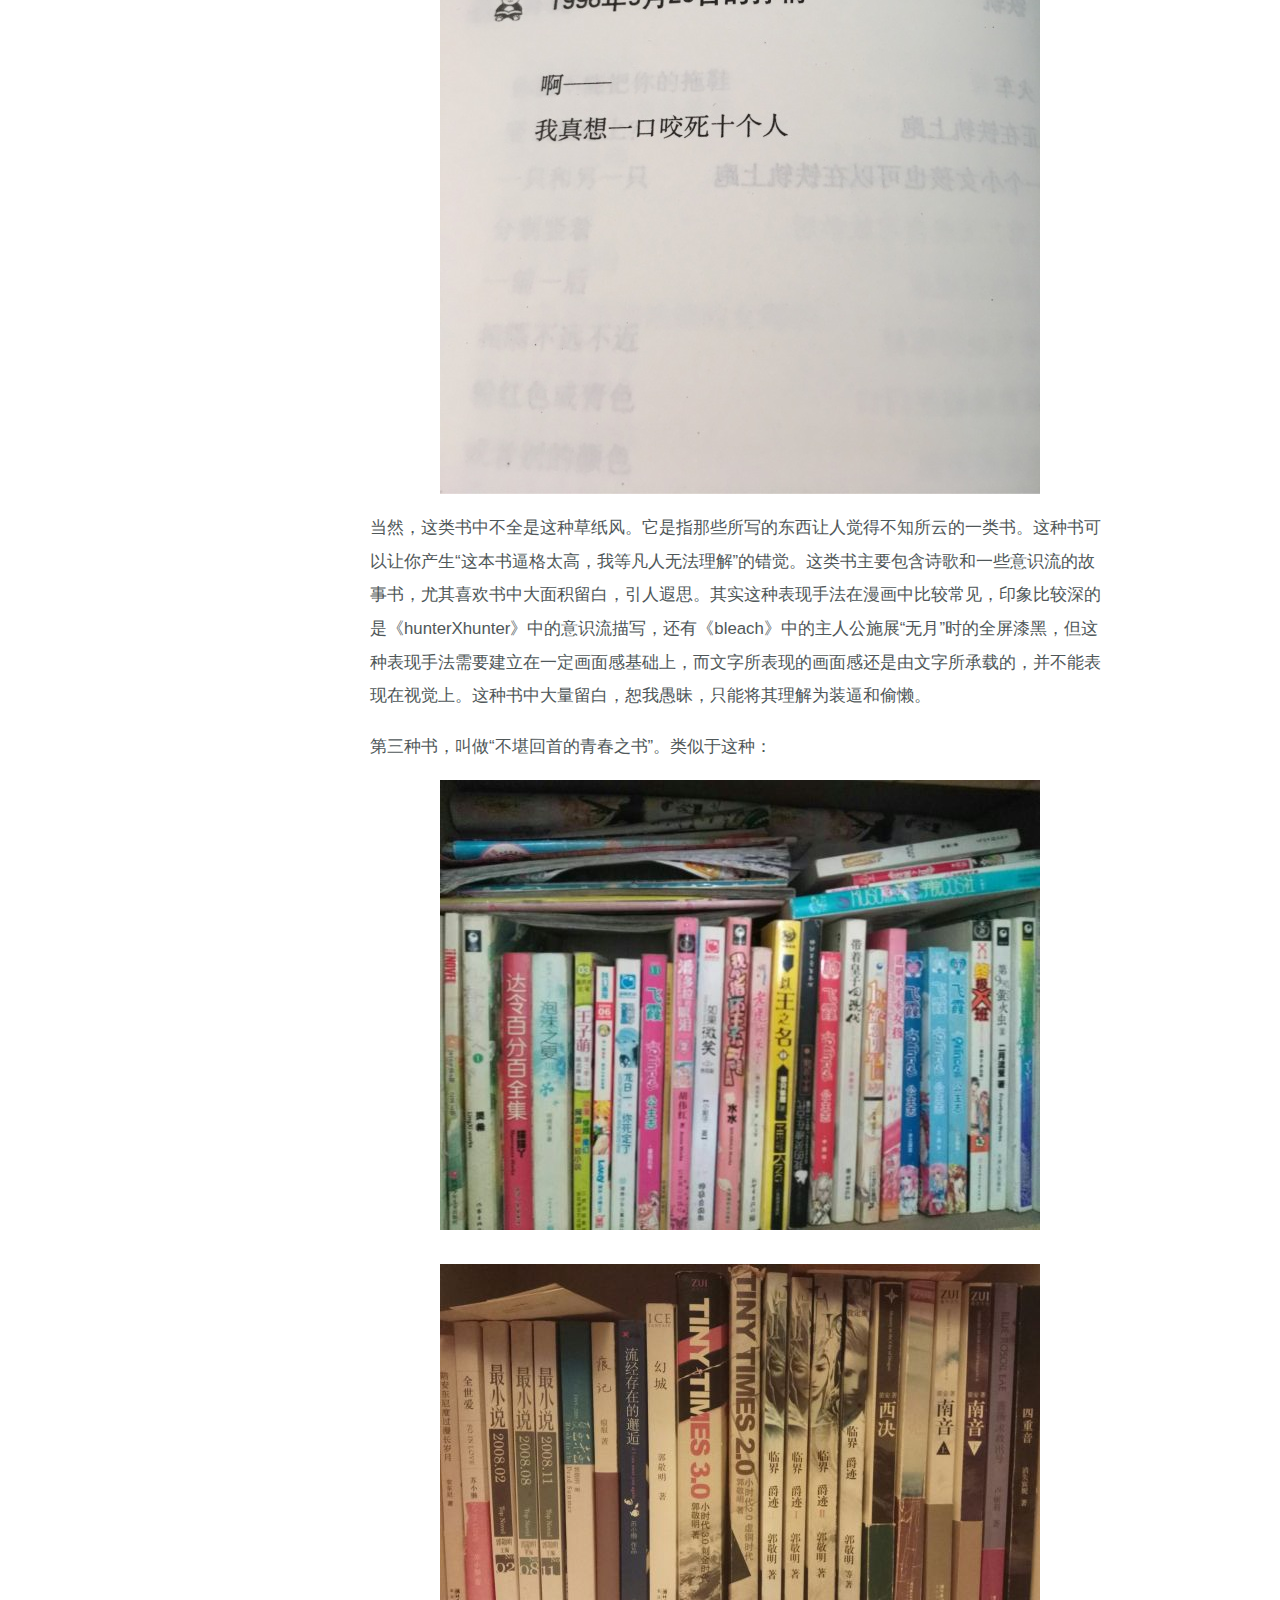
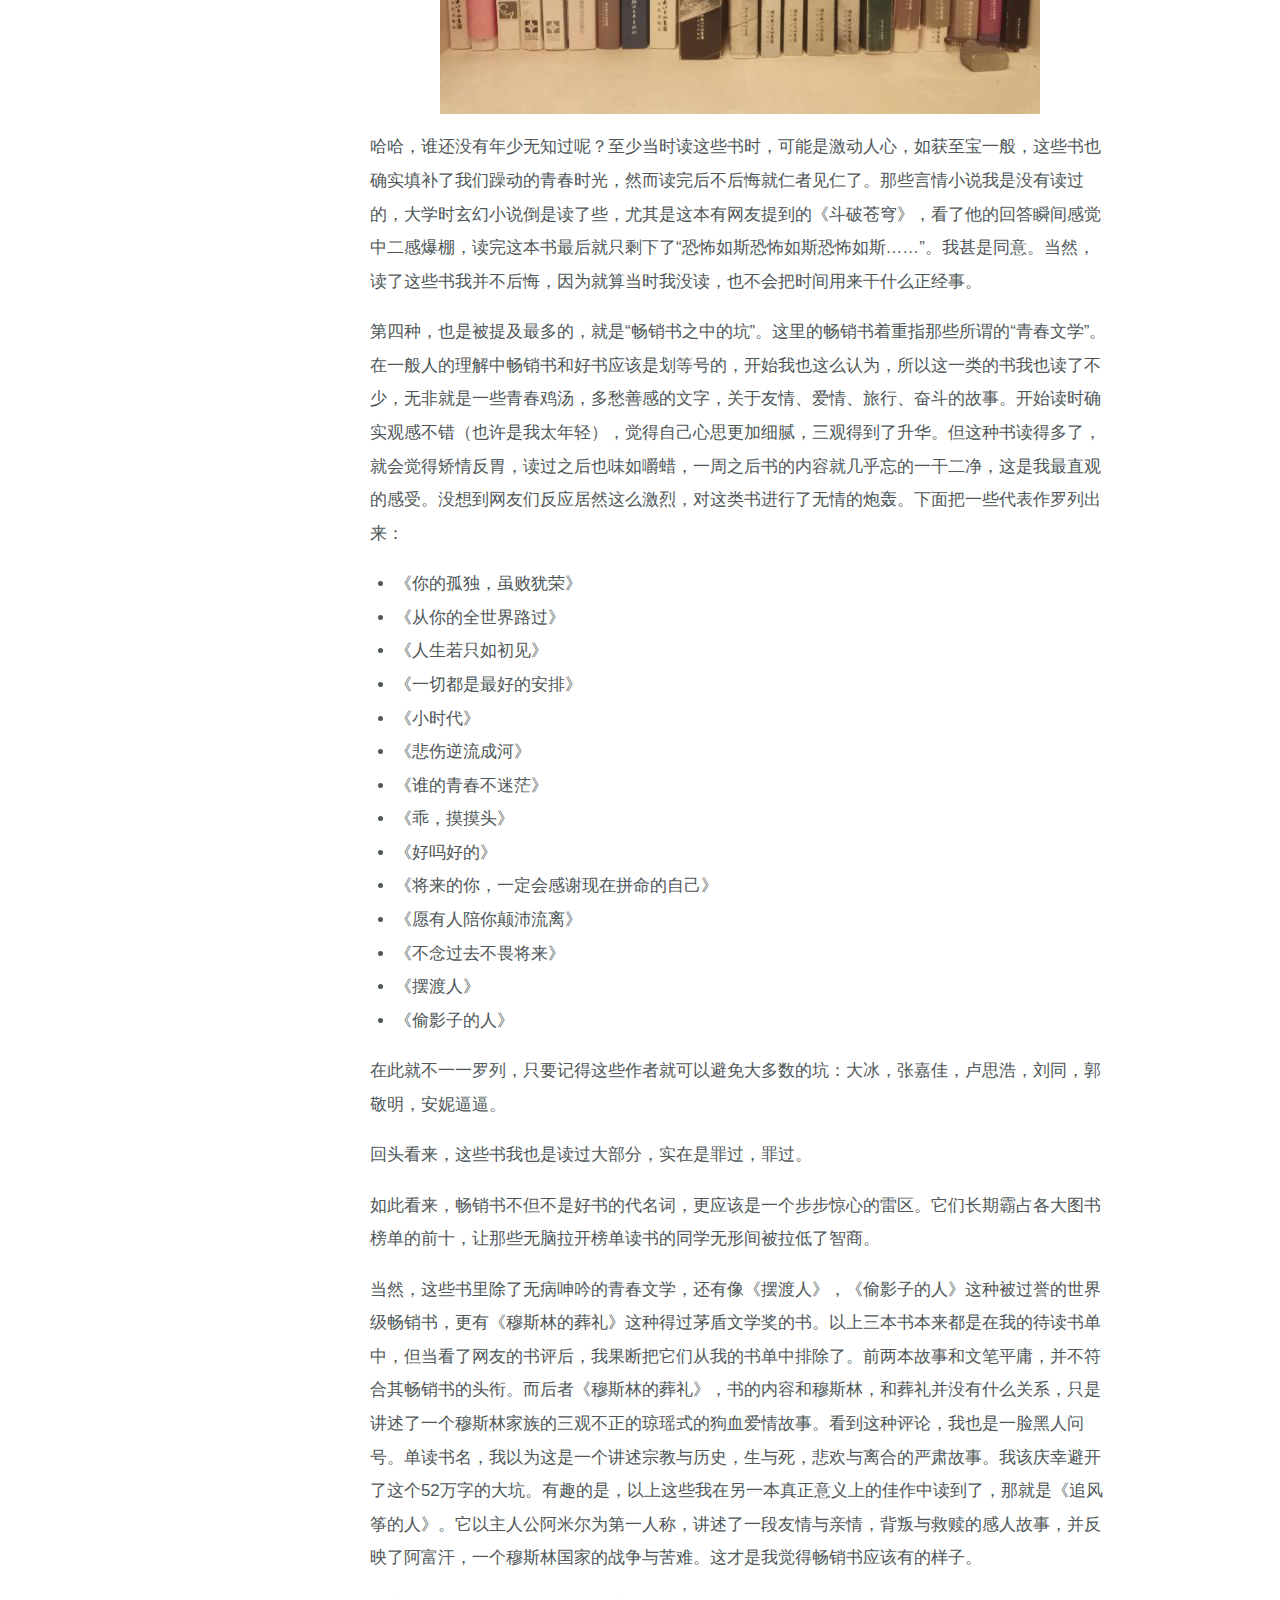
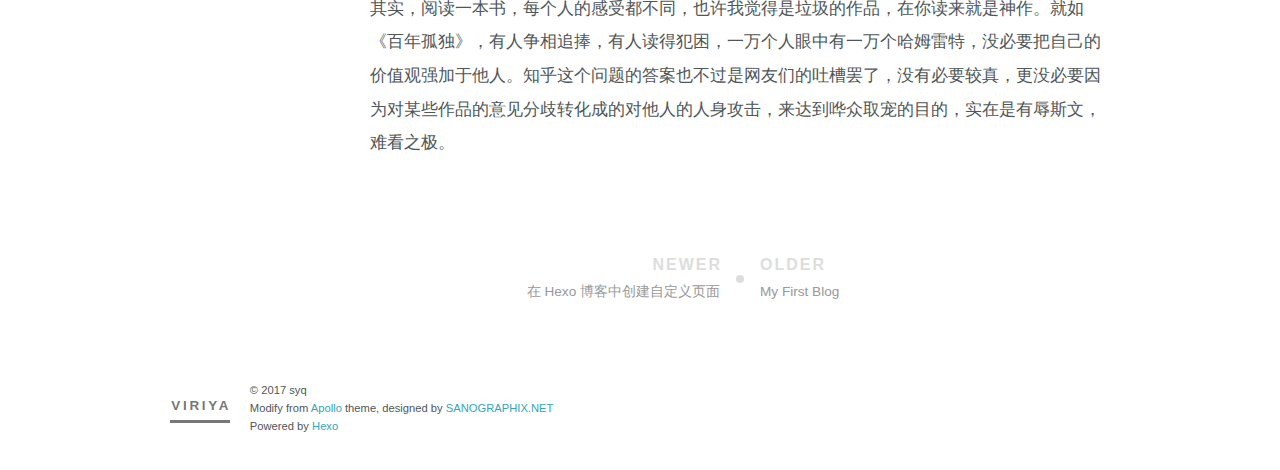
<file: 2017/07/21/读知乎问答《你读过最后悔的一本书是什么？》/index.html>
<!DOCTYPE html>
<html>
<head>
  <meta charset="utf-8">
  
  <title>读知乎问答《你读过最后悔的一本书是什么？》 | Viriya</title>
  <meta name="viewport" content="width=device-width">
  <meta name="description" content="首先声明，我读的书并不多。看这篇知乎一开始也只是图个乐，看看大家都读了什么奇葩的书籍，也可以让自己避免踩坑。今天点开这个问答，发现话题依然火热，更有趣的是，某知乎大V的回答竟引发了大面积的骂战，作为一个吃瓜群众看得我也是津津有味。目前，这篇《你读过最后悔的一本书是什么？》浏览量已经超过一千万，推荐有兴趣的同学去看看，也许会get到一些笑点或者产生某些反思。">
<meta property="og:type" content="article">
<meta property="og:title" content="读知乎问答《你读过最后悔的一本书是什么？》">
<meta property="og:url" content="http://yoursite.com/2017/07/21/读知乎问答《你读过最后悔的一本书是什么？》/index.html">
<meta property="og:site_name" content="Viriya">
<meta property="og:description" content="首先声明，我读的书并不多。看这篇知乎一开始也只是图个乐，看看大家都读了什么奇葩的书籍，也可以让自己避免踩坑。今天点开这个问答，发现话题依然火热，更有趣的是，某知乎大V的回答竟引发了大面积的骂战，作为一个吃瓜群众看得我也是津津有味。目前，这篇《你读过最后悔的一本书是什么？》浏览量已经超过一千万，推荐有兴趣的同学去看看，也许会get到一些笑点或者产生某些反思。">
<meta property="og:image" content="http://yoursite.com/2017/07/21/读知乎问答《你读过最后悔的一本书是什么？》/v3.jpg">
<meta property="og:image" content="http://yoursite.com/2017/07/21/读知乎问答《你读过最后悔的一本书是什么？》/v8.jpg">
<meta property="og:image" content="http://yoursite.com/2017/07/21/读知乎问答《你读过最后悔的一本书是什么？》/v7.jpg">
<meta property="og:image" content="http://yoursite.com/2017/07/21/读知乎问答《你读过最后悔的一本书是什么？》/v1.jpg">
<meta property="og:image" content="http://yoursite.com/2017/07/21/读知乎问答《你读过最后悔的一本书是什么？》/v4.jpg">
<meta property="og:image" content="http://yoursite.com/2017/07/21/读知乎问答《你读过最后悔的一本书是什么？》/v5.jpg">
<meta property="og:image" content="http://yoursite.com/2017/07/21/读知乎问答《你读过最后悔的一本书是什么？》/v6.jpg">
<meta property="og:image" content="http://yoursite.com/2017/07/21/读知乎问答《你读过最后悔的一本书是什么？》/v2.jpg">
<meta property="og:image" content="http://yoursite.com/2017/07/21/读知乎问答《你读过最后悔的一本书是什么？》/v9.jpg">
<meta property="og:updated_time" content="2017-07-21T08:44:16.709Z">
<meta name="twitter:card" content="summary">
<meta name="twitter:title" content="读知乎问答《你读过最后悔的一本书是什么？》">
<meta name="twitter:description" content="首先声明，我读的书并不多。看这篇知乎一开始也只是图个乐，看看大家都读了什么奇葩的书籍，也可以让自己避免踩坑。今天点开这个问答，发现话题依然火热，更有趣的是，某知乎大V的回答竟引发了大面积的骂战，作为一个吃瓜群众看得我也是津津有味。目前，这篇《你读过最后悔的一本书是什么？》浏览量已经超过一千万，推荐有兴趣的同学去看看，也许会get到一些笑点或者产生某些反思。">
<meta name="twitter:image" content="http://yoursite.com/2017/07/21/读知乎问答《你读过最后悔的一本书是什么？》/v3.jpg">
  
    <link rel="alternative" href="http://www.shangyq.top/" title="Viriya" type="application/atom+xml">
  
  
    <link rel="icon" href="images/favicon.ico">
  
  <link rel="stylesheet" href="/css/style.css">
  <!--[if lt IE 9]><script src="//html5shiv.googlecode.com/svn/trunk/html5.js"></script><![endif]-->
  
</head>
<body>
  <div id="container">
    <div class="mobile-nav-panel">
	<i class="icon-reorder icon-large"></i>
</div>
<header id="header">
	<h1 class="blog-title">
		<a href="/">Viriya</a>
	</h1>
	<nav class="nav">
		<ul>
			<li><a href="/">Home</a></li><li><a href="/archives">Archives</a></li>
			<li><a id="nav-search-btn" class="nav-icon" title="Search"></a></li>
			<li><a href="http://www.shangyq.top/" id="nav-rss-link" class="nav-icon" title="My Blog" target="_blank"></a></li>
		</ul>
	</nav>
	<div id="search-form-wrap">
		<form name="f" action="http://www.baidu.com/s" method="get" accept-charset="UTF-8" target="_blank" class="search-form"><input type="text" name="wd" class="search-form-input" placeholder="Search"><button type="submit" class="search-form-submit">&#xF002;</button><input type="hidden" name="sitesearch" value="http://yoursite.com"></form>
	</div>
</header>
    <div id="main">
      <article id="post-读知乎问答《你读过最后悔的一本书是什么？》" class="post">
	<footer class="entry-meta-header">
		<span class="meta-elements date">
			<a href="/2017/07/21/读知乎问答《你读过最后悔的一本书是什么？》/" class="article-date">
  <time datetime="2017-07-21T08:31:39.000Z" itemprop="datePublished">2017-07-21</time>
</a>
		</span>
		<span class="meta-elements author">syq</span>
		<div class="commentscount">
			
		</div>
	</footer>
	
	<header class="entry-header">
		
  
    <h1 class="article-title entry-title" itemprop="name">
      读知乎问答《你读过最后悔的一本书是什么？》
    </h1>
  

	</header>
	<div class="entry-content">
		
    	<p>首先声明，我读的书并不多。看这篇知乎一开始也只是图个乐，看看大家都读了什么奇葩的书籍，也可以让自己避免踩坑。今天点开这个问答，发现话题依然火热，更有趣的是，某知乎大V的回答竟引发了大面积的骂战，作为一个吃瓜群众看得我也是津津有味。目前，这篇<a href="https://www.zhihu.com/question/62175018" target="_blank" rel="external">《你读过最后悔的一本书是什么？》</a>浏览量已经超过一千万，推荐有兴趣的同学去看看，也许会get到一些笑点或者产生某些反思。<br><a id="more"></a><br>在这里可以把这些“后悔之书”简单地分一下类：  </p>
<p>第一种，也是网友们吐槽最多的，我称之为“不明其存在意义之书”。比如说点赞数最多的这本《我的人生解答书》，它主要的功能是，当你对人生有什么疑问，随便翻开这本书的某一页，它就会给你最简单直接的解答。例如，明天就要和女神表白了，翻开这本书看看有什么神的启示： </p>
<p><img src="/2017/07/21/读知乎问答《你读过最后悔的一本书是什么？》/v3.jpg" alt="image">  </p>
<p>惊不惊喜？意不意外？  </p>
<p>这时候你的心情可能是崩溃的。</p>
<p><img src="/2017/07/21/读知乎问答《你读过最后悔的一本书是什么？》/v8.jpg" alt="image"><br><img src="/2017/07/21/读知乎问答《你读过最后悔的一本书是什么？》/v7.jpg" alt="image"></p>
<p>不用怀疑，这本书每一页都是这样的，无厘头的答案和大片留白。买了它会让你感受到，金钱，纸张，时间的多重浪费，实在是无用，而且把它当草纸又不太合适，着实尴尬。  </p>
<p>第二种书，我称之为“不知所云之书”。这一类书和第一种有许多相似之处，直接上图： </p>
<p><img src="/2017/07/21/读知乎问答《你读过最后悔的一本书是什么？》/v1.jpg" alt="image"><br><img src="/2017/07/21/读知乎问答《你读过最后悔的一本书是什么？》/v4.jpg" alt="image"><br><img src="/2017/07/21/读知乎问答《你读过最后悔的一本书是什么？》/v5.jpg" alt="image"><br><img src="/2017/07/21/读知乎问答《你读过最后悔的一本书是什么？》/v6.jpg" alt="image"></p>
<p>当然，这类书中不全是这种草纸风。它是指那些所写的东西让人觉得不知所云的一类书。这种书可以让你产生“这本书逼格太高，我等凡人无法理解”的错觉。这类书主要包含诗歌和一些意识流的故事书，尤其喜欢书中大面积留白，引人遐思。其实这种表现手法在漫画中比较常见，印象比较深的是《hunterXhunter》中的意识流描写，还有《bleach》中的主人公施展“无月”时的全屏漆黑，但这种表现手法需要建立在一定画面感基础上，而文字所表现的画面感还是由文字所承载的，并不能表现在视觉上。这种书中大量留白，恕我愚昧，只能将其理解为装逼和偷懒。</p>
<p>第三种书，叫做“不堪回首的青春之书”。类似于这种：  </p>
<p><img src="/2017/07/21/读知乎问答《你读过最后悔的一本书是什么？》/v2.jpg" alt="image"><br><img src="/2017/07/21/读知乎问答《你读过最后悔的一本书是什么？》/v9.jpg" alt="image"></p>
<p>哈哈，谁还没有年少无知过呢？至少当时读这些书时，可能是激动人心，如获至宝一般，这些书也确实填补了我们躁动的青春时光，然而读完后不后悔就仁者见仁了。那些言情小说我是没有读过的，大学时玄幻小说倒是读了些，尤其是这本有网友提到的《斗破苍穹》，看了他的回答瞬间感觉中二感爆棚，读完这本书最后就只剩下了“恐怖如斯恐怖如斯恐怖如斯……”。我甚是同意。当然，读了这些书我并不后悔，因为就算当时我没读，也不会把时间用来干什么正经事。</p>
<p>第四种，也是被提及最多的，就是“畅销书之中的坑”。这里的畅销书着重指那些所谓的“青春文学”。在一般人的理解中畅销书和好书应该是划等号的，开始我也这么认为，所以这一类的书我也读了不少，无非就是一些青春鸡汤，多愁善感的文字，关于友情、爱情、旅行、奋斗的故事。开始读时确实观感不错（也许是我太年轻），觉得自己心思更加细腻，三观得到了升华。但这种书读得多了，就会觉得矫情反胃，读过之后也味如嚼蜡，一周之后书的内容就几乎忘的一干二净，这是我最直观的感受。没想到网友们反应居然这么激烈，对这类书进行了无情的炮轰。下面把一些代表作罗列出来：</p>
<ul>
<li>《你的孤独，虽败犹荣》</li>
<li>《从你的全世界路过》</li>
<li>《人生若只如初见》</li>
<li>《一切都是最好的安排》</li>
<li>《小时代》</li>
<li>《悲伤逆流成河》</li>
<li>《谁的青春不迷茫》</li>
<li>《乖，摸摸头》</li>
<li>《好吗好的》</li>
<li>《将来的你，一定会感谢现在拼命的自己》</li>
<li>《愿有人陪你颠沛流离》</li>
<li>《不念过去不畏将来》</li>
<li>《摆渡人》</li>
<li>《偷影子的人》  </li>
</ul>
<p>在此就不一一罗列，只要记得这些作者就可以避免大多数的坑：大冰，张嘉佳，卢思浩，刘同，郭敬明，安妮逼逼。  </p>
<p>回头看来，这些书我也是读过大部分，实在是罪过，罪过。</p>
<p>如此看来，畅销书不但不是好书的代名词，更应该是一个步步惊心的雷区。它们长期霸占各大图书榜单的前十，让那些无脑拉开榜单读书的同学无形间被拉低了智商。  </p>
<p>当然，这些书里除了无病呻吟的青春文学，还有像《摆渡人》，《偷影子的人》这种被过誉的世界级畅销书，更有《穆斯林的葬礼》这种得过茅盾文学奖的书。以上三本书本来都是在我的待读书单中，但当看了网友的书评后，我果断把它们从我的书单中排除了。前两本故事和文笔平庸，并不符合其畅销书的头衔。而后者《穆斯林的葬礼》，书的内容和穆斯林，和葬礼并没有什么关系，只是讲述了一个穆斯林家族的三观不正的琼瑶式的狗血爱情故事。看到这种评论，我也是一脸黑人问号。单读书名，我以为这是一个讲述宗教与历史，生与死，悲欢与离合的严肃故事。我该庆幸避开了这个52万字的大坑。有趣的是，以上这些我在另一本真正意义上的佳作中读到了，那就是《追风筝的人》。它以主人公阿米尔为第一人称，讲述了一段友情与亲情，背叛与救赎的感人故事，并反映了阿富汗，一个穆斯林国家的战争与苦难。这才是我觉得畅销书应该有的样子。  </p>
<p>其实，阅读一本书，每个人的感受都不同，也许我觉得是垃圾的作品，在你读来就是神作。就如《百年孤独》，有人争相追捧，有人读得犯困，一万个人眼中有一万个哈姆雷特，没必要把自己的价值观强加于他人。知乎这个问题的答案也不过是网友们的吐槽罢了，没有必要较真，更没必要因为对某些作品的意见分歧转化成的对他人的人身攻击，来达到哗众取宠的目的，实在是有辱斯文，难看之极。</p>

    
	</div>
	<footer class="entry-footer">
		<div class="entry-meta-footer">
			<span class="category">
				
			</span>
			<span class="tags">
				
			</span>
		</div>
	</footer>
	
    
<nav id="article-nav">
  
    <a href="/2017/07/24/在-Hexo-博客中创建自定义页面/" id="article-nav-newer" class="article-nav-link-wrap">
      <strong class="article-nav-caption">Newer</strong>
      <div class="article-nav-title">
        
          在 Hexo 博客中创建自定义页面
        
      </div>
    </a>
  
  
    <a href="/2017/07/19/My-First-Blog/" id="article-nav-older" class="article-nav-link-wrap">
      <strong class="article-nav-caption">Older</strong>
      <div class="article-nav-title">
        
          My First Blog
        
      </div>
    </a>
  
</nav>

  
</article>




    </div>
    <div class="mb-search">
  <form action="//google.com/search" method="get" accept-charset="utf-8">
    <input type="search" name="q" results="0" placeholder="Search">
    <input type="hidden" name="q" value="site:yoursite.com">
  </form>
</div>
<footer id="footer">
	<h1 class="footer-blog-title">
		<a href="/">Viriya</a>
	</h1>
	<span class="copyright">
		&copy; 2017 syq<br>
		Modify from <a href="http://sanographix.github.io/tumblr/apollo/" target="_blank">Apollo</a> theme, designed by <a href="http://www.sanographix.net/" target="_blank">SANOGRAPHIX.NET</a><br>
		Powered by <a href="http://hexo.io/" target="_blank">Hexo</a>
	</span>
</footer>
    

<script src="/js/jquery-3.2.1.min.js"></script>


<link rel="stylesheet" href="/fancybox/jquery.fancybox.css" media="screen" type="text/css">
<script src="/fancybox/jquery.fancybox.pack.js"></script>


<script src="/js/script.js"></script>
  </div>
</body>
</html>
</file>
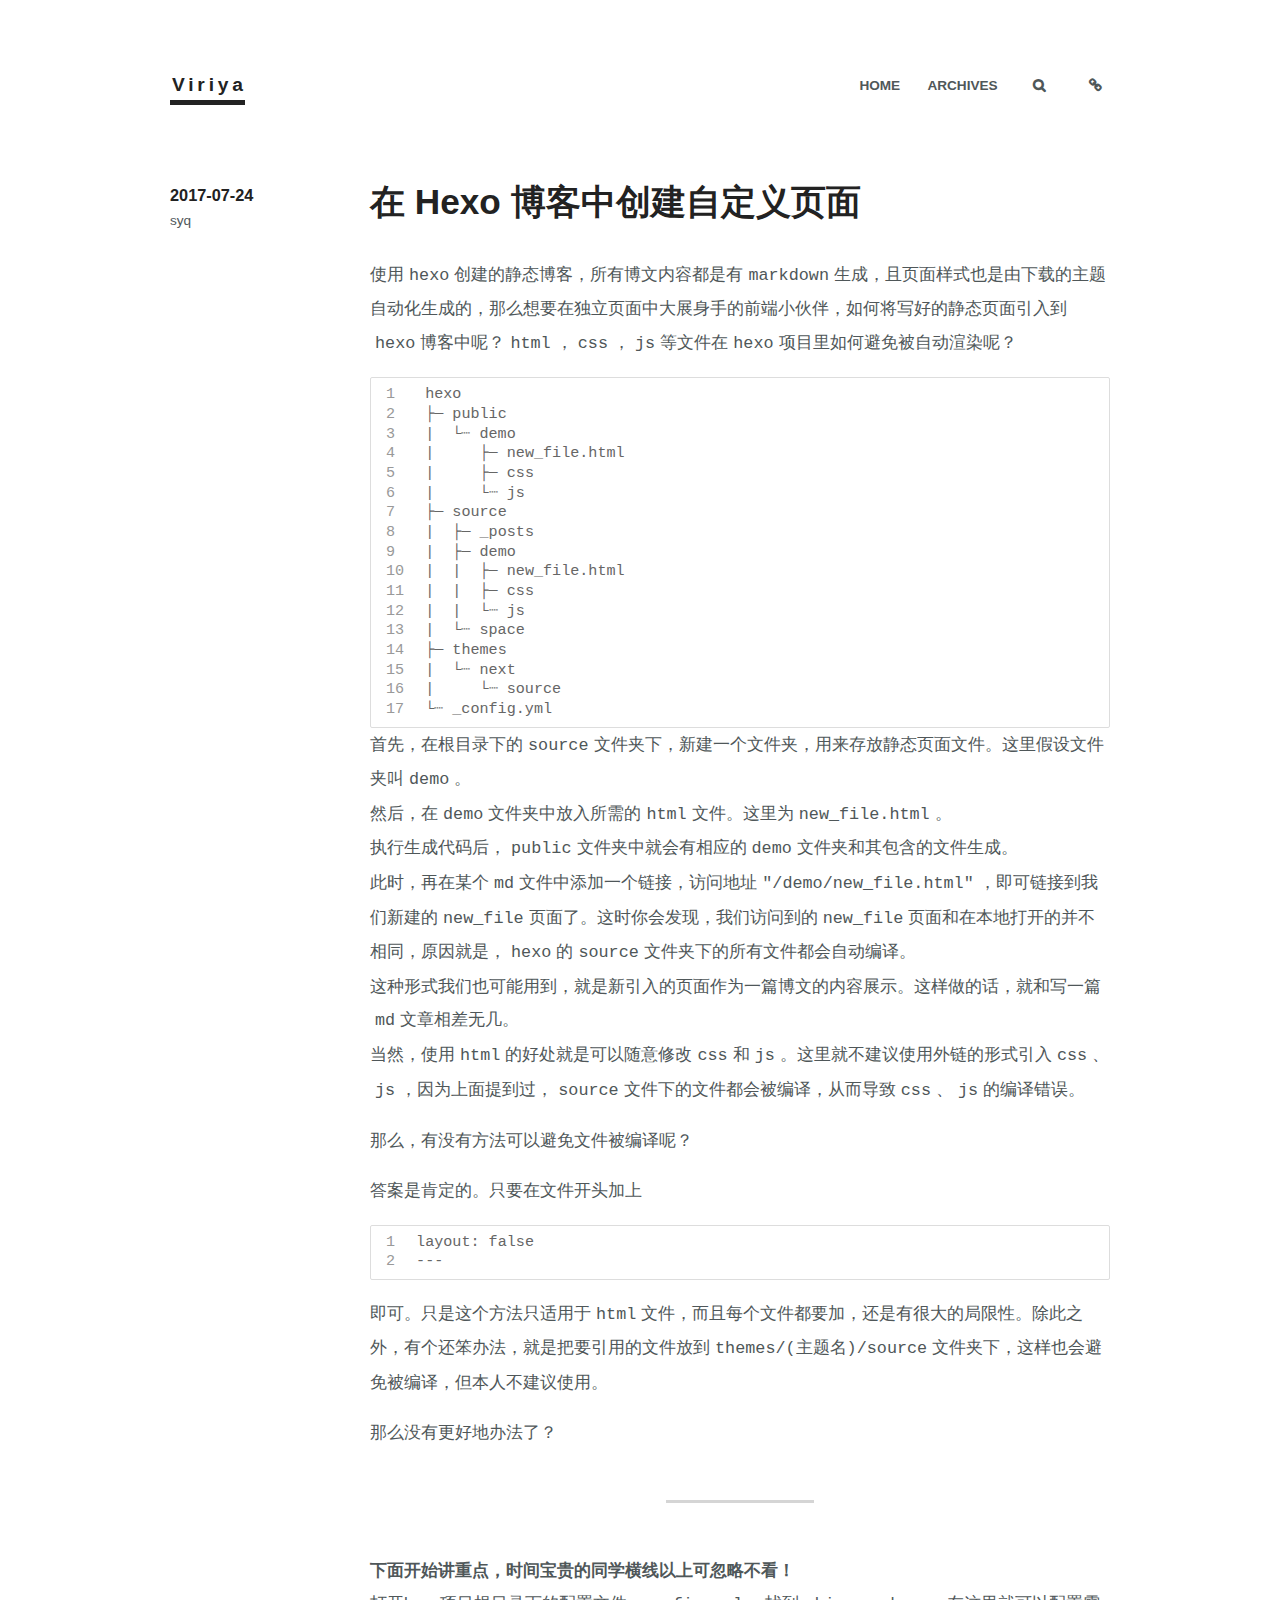
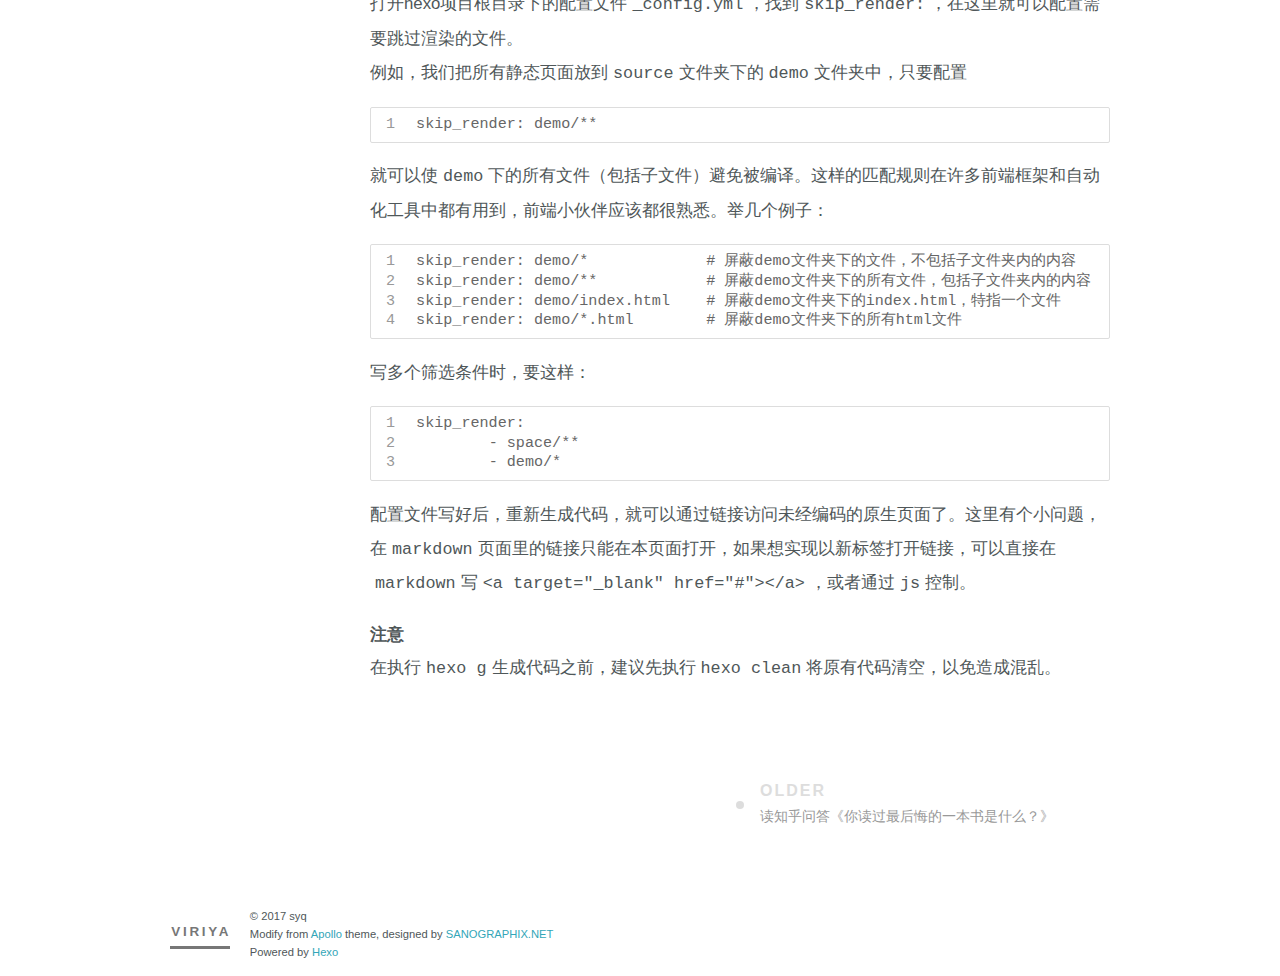
<file: 2017/07/24/在-Hexo-博客中创建自定义页面/index.html>
<!DOCTYPE html>
<html>
<head>
  <meta charset="utf-8">
  
  <title>在 Hexo 博客中创建自定义页面 | Viriya</title>
  <meta name="viewport" content="width=device-width">
  <meta name="description" content="使用hexo创建的静态博客，所有博文内容都是有markdown生成，且页面样式也是由下载的主题自动化生成的，那么想要在独立页面中大展身手的前端小伙伴，如何将写好的静态页面引入到hexo博客中呢？html，css，js等文件在hexo项目里如何避免被自动渲染呢？">
<meta property="og:type" content="article">
<meta property="og:title" content="在 Hexo 博客中创建自定义页面">
<meta property="og:url" content="http://yoursite.com/2017/07/24/在-Hexo-博客中创建自定义页面/index.html">
<meta property="og:site_name" content="Viriya">
<meta property="og:description" content="使用hexo创建的静态博客，所有博文内容都是有markdown生成，且页面样式也是由下载的主题自动化生成的，那么想要在独立页面中大展身手的前端小伙伴，如何将写好的静态页面引入到hexo博客中呢？html，css，js等文件在hexo项目里如何避免被自动渲染呢？">
<meta property="og:updated_time" content="2017-07-26T11:59:13.571Z">
<meta name="twitter:card" content="summary">
<meta name="twitter:title" content="在 Hexo 博客中创建自定义页面">
<meta name="twitter:description" content="使用hexo创建的静态博客，所有博文内容都是有markdown生成，且页面样式也是由下载的主题自动化生成的，那么想要在独立页面中大展身手的前端小伙伴，如何将写好的静态页面引入到hexo博客中呢？html，css，js等文件在hexo项目里如何避免被自动渲染呢？">
  
    <link rel="alternative" href="http://www.shangyq.top/" title="Viriya" type="application/atom+xml">
  
  
    <link rel="icon" href="images/favicon.ico">
  
  <link rel="stylesheet" href="/css/style.css">
  <!--[if lt IE 9]><script src="//html5shiv.googlecode.com/svn/trunk/html5.js"></script><![endif]-->
  
</head>
<body>
  <div id="container">
    <div class="mobile-nav-panel">
	<i class="icon-reorder icon-large"></i>
</div>
<header id="header">
	<h1 class="blog-title">
		<a href="/">Viriya</a>
	</h1>
	<nav class="nav">
		<ul>
			<li><a href="/">Home</a></li><li><a href="/archives">Archives</a></li>
			<li><a id="nav-search-btn" class="nav-icon" title="Search"></a></li>
			<li><a href="http://www.shangyq.top/" id="nav-rss-link" class="nav-icon" title="My Blog" target="_blank"></a></li>
		</ul>
	</nav>
	<div id="search-form-wrap">
		<form name="f" action="http://www.baidu.com/s" method="get" accept-charset="UTF-8" target="_blank" class="search-form"><input type="text" name="wd" class="search-form-input" placeholder="Search"><button type="submit" class="search-form-submit">&#xF002;</button><input type="hidden" name="sitesearch" value="http://yoursite.com"></form>
	</div>
</header>
    <div id="main">
      <article id="post-在-Hexo-博客中创建自定义页面" class="post">
	<footer class="entry-meta-header">
		<span class="meta-elements date">
			<a href="/2017/07/24/在-Hexo-博客中创建自定义页面/" class="article-date">
  <time datetime="2017-07-24T07:21:42.000Z" itemprop="datePublished">2017-07-24</time>
</a>
		</span>
		<span class="meta-elements author">syq</span>
		<div class="commentscount">
			
		</div>
	</footer>
	
	<header class="entry-header">
		
  
    <h1 class="article-title entry-title" itemprop="name">
      在 Hexo 博客中创建自定义页面
    </h1>
  

	</header>
	<div class="entry-content">
		
    	<p>使用<code>hexo</code>创建的静态博客，所有博文内容都是有<code>markdown</code>生成，且页面样式也是由下载的主题自动化生成的，那么想要在独立页面中大展身手的前端小伙伴，如何将写好的静态页面引入到<code>hexo</code>博客中呢？<code>html</code>，<code>css</code>，<code>js</code>等文件在<code>hexo</code>项目里如何避免被自动渲染呢？<br><a id="more"></a></p>
<figure class="highlight plain"><table><tr><td class="gutter"><pre><div class="line">1</div><div class="line">2</div><div class="line">3</div><div class="line">4</div><div class="line">5</div><div class="line">6</div><div class="line">7</div><div class="line">8</div><div class="line">9</div><div class="line">10</div><div class="line">11</div><div class="line">12</div><div class="line">13</div><div class="line">14</div><div class="line">15</div><div class="line">16</div><div class="line">17</div></pre></td><td class="code"><pre><div class="line">hexo</div><div class="line">├─ public</div><div class="line">|  └┈ demo</div><div class="line">|     ├─ new_file.html</div><div class="line">|     ├─ css</div><div class="line">|     └┈ js</div><div class="line">├─ source</div><div class="line">|  ├─ _posts</div><div class="line">|  ├─ demo</div><div class="line">|  |  ├─ new_file.html</div><div class="line">|  |  ├─ css</div><div class="line">|  |  └┈ js</div><div class="line">|  └┈ space</div><div class="line">├─ themes</div><div class="line">|  └┈ next</div><div class="line">|     └┈ source</div><div class="line">└┈ _config.yml</div></pre></td></tr></table></figure>
<p>首先，在根目录下的<code>source</code>文件夹下，新建一个文件夹，用来存放静态页面文件。这里假设文件夹叫<code>demo</code>。<br>然后，在<code>demo</code>文件夹中放入所需的<code>html</code>文件。这里为<code>new_file.html</code>。<br>执行生成代码后，<code>public</code>文件夹中就会有相应的<code>demo</code>文件夹和其包含的文件生成。<br>此时，再在某个<code>md</code>文件中添加一个链接，访问地址<code>&quot;/demo/new_file.html&quot;</code>，即可链接到我们新建的<code>new_file</code>页面了。这时你会发现，我们访问到的<code>new_file</code>页面和在本地打开的并不相同，原因就是，<code>hexo</code>的<code>source</code>文件夹下的所有文件都会自动编译。<br>这种形式我们也可能用到，就是新引入的页面作为一篇博文的内容展示。这样做的话，就和写一篇<code>md</code>文章相差无几。<br>当然，使用<code>html</code>的好处就是可以随意修改<code>css</code>和<code>js</code>。这里就不建议使用外链的形式引入<code>css</code>、<code>js</code>，因为上面提到过，<code>source</code>文件下的文件都会被编译，从而导致<code>css</code>、<code>js</code>的编译错误。</p>
<p>那么，有没有方法可以避免文件被编译呢？</p>
<p>答案是肯定的。只要在文件开头加上<br><figure class="highlight plain"><table><tr><td class="gutter"><pre><div class="line">1</div><div class="line">2</div></pre></td><td class="code"><pre><div class="line">layout: false</div><div class="line">---</div></pre></td></tr></table></figure></p>
<p>即可。只是这个方法只适用于<code>html</code>文件，而且每个文件都要加，还是有很大的局限性。除此之外，有个还笨办法，就是把要引用的文件放到<code>themes/(主题名)/source</code>文件夹下，这样也会避免被编译，但本人不建议使用。</p>
<p>那么没有更好地办法了？</p>
<hr>
<p><strong>下面开始讲重点，时间宝贵的同学横线以上可忽略不看！</strong><br>打开hexo项目根目录下的配置文件<code>_config.yml</code>，找到<code>skip_render:</code>，在这里就可以配置需要跳过渲染的文件。<br>例如，我们把所有静态页面放到<code>source</code>文件夹下的<code>demo</code>文件夹中，只要配置<br><figure class="highlight plain"><table><tr><td class="gutter"><pre><div class="line">1</div></pre></td><td class="code"><pre><div class="line">skip_render: demo/**</div></pre></td></tr></table></figure></p>
<p>就可以使<code>demo</code>下的所有文件（包括子文件）避免被编译。这样的匹配规则在许多前端框架和自动化工具中都有用到，前端小伙伴应该都很熟悉。举几个例子：<br><figure class="highlight plain"><table><tr><td class="gutter"><pre><div class="line">1</div><div class="line">2</div><div class="line">3</div><div class="line">4</div></pre></td><td class="code"><pre><div class="line">skip_render: demo/*             # 屏蔽demo文件夹下的文件，不包括子文件夹内的内容</div><div class="line">skip_render: demo/**            # 屏蔽demo文件夹下的所有文件，包括子文件夹内的内容</div><div class="line">skip_render: demo/index.html    # 屏蔽demo文件夹下的index.html，特指一个文件</div><div class="line">skip_render: demo/*.html        # 屏蔽demo文件夹下的所有html文件</div></pre></td></tr></table></figure></p>
<p>写多个筛选条件时，要这样：<br><figure class="highlight plain"><table><tr><td class="gutter"><pre><div class="line">1</div><div class="line">2</div><div class="line">3</div></pre></td><td class="code"><pre><div class="line">skip_render:</div><div class="line">	- space/**</div><div class="line">	- demo/*</div></pre></td></tr></table></figure></p>
<p>配置文件写好后，重新生成代码，就可以通过链接访问未经编码的原生页面了。这里有个小问题，在<code>markdown</code>页面里的链接只能在本页面打开，如果想实现以新标签打开链接，可以直接在<code>markdown</code>写<code>&lt;a target=&quot;_blank&quot; href=&quot;#&quot;&gt;&lt;/a&gt;</code>，或者通过<code>js</code>控制。</p>
<p><strong>注意</strong><br>在执行<code>hexo g</code>生成代码之前，建议先执行<code>hexo clean</code>将原有代码清空，以免造成混乱。</p>

    
	</div>
	<footer class="entry-footer">
		<div class="entry-meta-footer">
			<span class="category">
				
			</span>
			<span class="tags">
				
			</span>
		</div>
	</footer>
	
    
<nav id="article-nav">
  
  
    <a href="/2017/07/21/读知乎问答《你读过最后悔的一本书是什么？》/" id="article-nav-older" class="article-nav-link-wrap">
      <strong class="article-nav-caption">Older</strong>
      <div class="article-nav-title">
        
          读知乎问答《你读过最后悔的一本书是什么？》
        
      </div>
    </a>
  
</nav>

  
</article>




    </div>
    <div class="mb-search">
  <form action="//google.com/search" method="get" accept-charset="utf-8">
    <input type="search" name="q" results="0" placeholder="Search">
    <input type="hidden" name="q" value="site:yoursite.com">
  </form>
</div>
<footer id="footer">
	<h1 class="footer-blog-title">
		<a href="/">Viriya</a>
	</h1>
	<span class="copyright">
		&copy; 2017 syq<br>
		Modify from <a href="http://sanographix.github.io/tumblr/apollo/" target="_blank">Apollo</a> theme, designed by <a href="http://www.sanographix.net/" target="_blank">SANOGRAPHIX.NET</a><br>
		Powered by <a href="http://hexo.io/" target="_blank">Hexo</a>
	</span>
</footer>
    

<script src="/js/jquery-3.2.1.min.js"></script>


<link rel="stylesheet" href="/fancybox/jquery.fancybox.css" media="screen" type="text/css">
<script src="/fancybox/jquery.fancybox.pack.js"></script>


<script src="/js/script.js"></script>
  </div>
</body>
</html>
</file>
<file: css/style.css>
@charset "utf-8";
html,
body,
div,
span,
applet,
object,
iframe,
h1,
h2,
h3,
h4,
h5,
h6,
p,
blockquote,
pre,
a,
abbr,
acronym,
address,
big,
cite,
code,
del,
dfn,
em,
img,
ins,
kbd,
q,
s,
samp,
small,
strike,
strong,
sub,
sup,
tt,
var,
dl,
dt,
dd,
ol,
ul,
li,
fieldset,
form,
label,
legend,
table,
caption,
tbody,
tfoot,
thead,
tr,
th,
td {
  margin: 0;
  padding: 0;
  border: 0;
  outline: 0;
  font-weight: inherit;
  font-style: inherit;
  font-family: inherit;
  font-size: 100%;
  vertical-align: baseline;
}
body {
  line-height: 1;
  color: #000;
  background: #fff;
}
ol,
ul {
  list-style: none;
}
table {
  border-collapse: separate;
  border-spacing: 0;
  vertical-align: middle;
}
caption,
th,
td {
  text-align: left;
  font-weight: normal;
  vertical-align: middle;
}
a img {
  border: none;
}
input,
button {
  margin: 0;
  padding: 0;
}
input::-moz-focus-inner,
button::-moz-focus-inner {
  border: 0;
  padding: 0;
}
@font-face {
  font-family: FontAwesome;
  font-style: normal;
  font-weight: normal;
  src: url("fonts/fontawesome-webfont.eot?v=#4.0.3");
  src: url("fonts/fontawesome-webfont.eot?#iefix&v=#4.0.3") format("embedded-opentype"), url("fonts/fontawesome-webfont.woff?v=#4.0.3") format("woff"), url("fonts/fontawesome-webfont.ttf?v=#4.0.3") format("truetype"), url("fonts/fontawesome-webfont.svg#fontawesomeregular?v=#4.0.3") format("svg");
}
body {
  background: #fff;
  color: #4f5759;
  font: 100% 'Open Sans', 'Helvetica Neue', 'Helvetica', 'Arial', 'ヒラギノ角ゴ Pro W3', 'Hiragino Kaku Gothic Pro', 'メイリオ', Meiryo, sans-serif;
  text-rendering: optimizelegibility;
  -webkit-text-size-adjust: 100%;
  -webkit-font-smoothing: antialiased;
  -moz-osx-font-smoothing: grayscale;
}
a {
  color: #33a6b8;
  text-decoration: none;
}
a:hover {
  color: #2a8998;
}
strong,
b {
  font-weight: bold;
}
em {
  font-style: italic;
}
code {
  text-shadow: 0 1px #fff;
  padding: 0 0.3em;
}
del {
  text-decoration: line-through;
}
sub,
sup {
  font-size: 75%;
  line-height: 0;
  position: relative;
}
:root sub,
:root sup {
  vertical-align: baseline;
}
sup {
  top: -0.5em;
}
sub {
  bottom: -0.2em;
}
acronym,
abbr {
  border-bottom: 1px dotted;
  font-variant: normal;
}
abbr {
  cursor: help;
}
h1,
h2,
h3,
h4,
h5,
h6 {
  color: #222;
  font-weight: bold;
}
h1 a,
h2 a,
h3 a,
h4 a,
h5 a,
h6 a {
  color: #222;
  text-decoration: none;
}
h1 a:hover,
h2 a:hover,
h3 a:hover,
h4 a:hover,
h5 a:hover,
h6 a:hover {
  color: #222;
}
pre,
code {
  font-family: "Source Code Pro", Consolas, Monaco, Menlo, Consolas, monospace;
  font-size: 1em;
}
.left,
.alignleft {
  float: left;
}
.right,
.alignright {
  float: right;
}
.entry-content .gist {
  background: color-code;
  border: 1px solid #ddd;
  margin-top: 15px;
  padding: 7px 15px;
  border-radius: 2px;
  text-shadow: 0 0 1px #fff;
  line-height: 1.6;
  overflow: auto;
  color: #666;
}
.entry-content .gist .gist-file {
  border: none;
  font-family: inherit;
  margin: 0;
  font-size: 0.9em;
}
.entry-content .gist .gist-file .gist-data {
  background: none;
  border-bottom: none;
}
.entry-content .gist .gist-file .gist-data pre {
  padding: 0 !important;
  font-family: "Source Code Pro", Consolas, Monaco, Menlo, Consolas, monospace;
}
.entry-content .gist .gist-file .gist-meta {
  background: none;
  color: #999;
  margin-top: 5px;
  padding: 0;
  text-shadow: 0 0 1px #fff;
  font-size: 100%;
}
.entry-content .gist .gist-file .gist-meta a {
  color: #33a6b8;
}
.entry-content .gist .gist-file .gist-meta a:visited {
  color: #33a6b8;
}
figure.highlight {
  background: color-code;
  border: 1px solid #ddd;
  margin: 0;
  padding: 7px 15px;
  border-radius: 2px;
  text-shadow: 0 0 1px #fff;
  line-height: 1.6;
  overflow: auto;
  position: relative;
  font-size: 0.9em;
}
figure.highlight figcaption {
  color: #999;
  margin-bottom: 5px;
  text-shadow: 0 0 1px #fff;
}
figure.highlight figcaption a {
  position: absolute;
  right: 15px;
}
figure.highlight pre {
  background: none;
  border: none;
  padding: 0;
  margin: 0;
}
figure.highlight table {
  margin-top: 0;
  border-spacing: 0;
}
figure.highlight th {
  font-weight: normal;
  border-bottom: 0;
  padding-bottom: 0;
}
figure.highlight td {
  border-bottom: 0;
  padding: 0;
}
figure.highlight .gutter {
  color: #999;
  padding-right: 20px;
  text-align: left;
}
figure.highlight .code {
  border-left: 1px solid #fff;
  color: #666;
}
pre .comment,
pre .template_comment,
pre .diff .header,
pre .doctype,
pre .pi,
pre .lisp .string,
pre .javadoc {
  color: #93a1a1;
  font-style: italic;
}
pre .keyword,
pre .winutils,
pre .method,
pre .addition,
pre .css .tag,
pre .request,
pre .status,
pre .nginx .title {
  color: #859900;
}
pre .number,
pre .command,
pre .string,
pre .tag .value,
pre .phpdoc,
pre .tex .formula,
pre .regexp,
pre .hexcolor {
  color: #2aa198;
}
pre .title,
pre .localvars,
pre .chunk,
pre .decorator,
pre .built_in,
pre .identifier,
pre .vhdl,
pre .literal,
pre .id {
  color: #268bd2;
}
pre .attribute,
pre .variable,
pre .lisp .body,
pre .smalltalk .number,
pre .constant,
pre .class .title,
pre .parent,
pre .haskell .type {
  color: #b58900;
}
pre .preprocessor,
pre .preprocessor .keyword,
pre .shebang,
pre .symbol,
pre .symbol .string,
pre .diff .change,
pre .special,
pre .attr_selector,
pre .important,
pre .subst,
pre .cdata,
pre .clojure .title {
  color: #cb4b16;
}
pre .deletion {
  color: #dc322f;
}
#header {
  display: block;
  margin: 4em 0;
  position: relative;
  *zoom: 1;
}
#header:after {
  display: block;
  visibility: hidden;
  font-size: 0;
  height: 0;
  clear: both;
  content: ".";
}
.blog-title {
  float: left;
  display: inline-block;
  font-size: 120%;
  font-weight: bold;
  padding-bottom: 0.2em;
  letter-spacing: 0.2em;
  margin: 10px 0;
  border-bottom: 5px solid #222;
}
.blog-title:hover {
  border-color: #33a6b8;
}
.blog-title:hover a {
  color: #33a6b8;
}
.blog-title a {
  position: relative;
  left: 0.1em;
  padding: 0.4em 0;
}
.mobile-nav-panel {
  display: none;
  padding: 15px 0 0;
}
.mobile-nav-panel .icon-reorder {
  cursor: pointer;
  display: inline-block;
  width: 18px;
  height: 17px;
  background: url("/images/icon-reorder@2x.png") no-repeat 0 0;
  -webkit-background-size: 18px 17px;
  -moz-background-size: 18px 17px;
  background-size: 18px 17px;
}
.nav {
  margin: 10px 0;
  font-size: 85%;
  text-transform: uppercase;
  float: right;
  position: relative;
}
.nav ul {
  display: block;
  *zoom: 1;
  margin: 0;
  padding: 0;
}
.nav ul:after {
  display: block;
  visibility: hidden;
  font-size: 0;
  height: 0;
  clear: both;
  content: ".";
}
.nav li {
  float: left;
  margin: 0.3em 0 0.3em 2em;
}
.nav li img {
  vertical-align: middle;
}
.nav a {
  font-weight: bold;
  color: #4f5759;
}
.nav a:hover {
  color: #33a6b8;
}
.nav-icon {
  font-family: FontAwesome;
  text-align: center;
  font-size: 100%;
  width: 100%;
  height: 100%;
  padding: 20px 8px;
  position: relative;
  cursor: pointer;
}
#nav-rss-link:before {
  content: "\f0c1";
}
#nav-search-btn:before {
  content: "\f002";
}
#search-form-wrap {
  display: none;
  position: absolute;
  top: 10px;
  width: 150px;
  height: 30px;
  right: 280px;
  opacity: 0;
  -ms-filter: "progid:DXImageTransform.Microsoft.Alpha(Opacity=0)";
  filter: alpha(opacity=0);
  -webkit-transition: 0.2s ease-out;
  -moz-transition: 0.2s ease-out;
  -o-transition: 0.2s ease-out;
  -ms-transition: 0.2s ease-out;
  transition: 0.2s ease-out;
}
#search-form-wrap.on {
  display: block;
  opacity: 1;
  -ms-filter: none;
  filter: none;
  right: 55px;
}
@media (max-width: 767px) {
  #search-form-wrap {
    width: 100%;
    left: -100%;
  }
}
.search-form {
  position: absolute;
  top: 0;
  left: 0;
  right: 0;
  background: #fff;
  padding: 3px 15px;
  border-radius: 15px;
  -webkit-box-shadow: 0 0 10px rgba(0,0,0,0.3);
  box-shadow: 0 0 10px rgba(0,0,0,0.3);
}
.search-form-input {
  border: none;
  background: none;
  color: #4f5759;
  letter-spacing: 1px;
  width: 90%;
  font: 13px 'Open Sans', 'Helvetica Neue', 'Helvetica', 'Arial', 'ヒラギノ角ゴ Pro W3', 'Hiragino Kaku Gothic Pro', 'メイリオ', Meiryo, sans-serif;
  outline: none;
}
.search-form-input::-webkit-search-results-decoration,
.search-form-input::-webkit-search-cancel-button {
  -webkit-appearance: none;
}
.search-form-submit {
  position: absolute;
  top: 50%;
  right: 10px;
  margin-top: -7px;
  font: 13px FontAwesome;
  border: none;
  background: none;
  color: #bbb;
  cursor: pointer;
}
.search-form-submit:hover,
.search-form-submit:focus {
  color: #777;
}
#container {
  width: 940px;
  margin-left: auto;
  margin-right: auto;
}
#main {
  padding-left: 200px;
}
.post {
  margin-bottom: 5em;
  position: relative;
}
.post .entry-header {
  margin-bottom: 2em;
}
.post .entry-title {
  font-weight: bold;
  font-size: 220%;
  margin: 0;
}
.article-devider {
  width: 8%;
  margin: 5em auto;
  border: 0;
  border-top: 5px solid #ddd;
}
.entry-meta-header {
  position: absolute;
  top: 0.5em;
  left: -200px;
  width: 180px;
  font-size: 85%;
}
.entry-meta-header a {
  color: #4f5759;
}
.entry-meta-header a:hover {
  color: #33a6b8;
}
.entry-meta-header .meta-elements {
  display: block;
  margin-bottom: 0.5em;
}
.entry-meta-header .date {
  font-weight: bold;
  font-size: 120%;
}
.entry-meta-header .date a {
  color: #222;
}
.entry-meta-header .date a:hover {
  color: #33a6b8;
}
.entry-meta-header .commentscount {
  font-size: 90%;
  margin-top: 1.5em;
}
.entry-content {
  font-size: 105%;
  line-height: 2em;
  margin-bottom: 2em;
}
.entry-content .title.link a:after {
  content: '\f08e';
  color: #999;
  font: 12px FontAwesome;
  padding-left: 10px;
  vertical-align: super;
}
.entry-content p {
  margin: 0 0 1em 0;
}
.entry-content img,
.entry-content video {
  max-width: 100%;
  height: auto;
  display: block;
  margin: auto;
}
.entry-content a[title*="Flickr"] img {
  height: auto !important;
}
.entry-content h1,
.entry-content h2,
.entry-content h3,
.entry-content h4,
.entry-content h5,
.entry-content h6 {
  margin: 1em 0 0.8em 0;
  line-height: 1.5;
}
.entry-content h1 {
  font-size: 170%;
}
.entry-content h2 {
  font-size: 160%;
}
.entry-content h3 {
  font-size: 140%;
}
.entry-content h4 {
  font-size: 130%;
}
.entry-content h5 {
  font-size: 110%;
}
.entry-content h6 {
  font-size: 100%;
}
.entry-content dt {
  font-weight: bold;
}
.entry-content ul {
  list-style: disc !important;
}
.entry-content ol {
  list-style: decimal !important;
}
.entry-content ul,
.entry-content ol,
.entry-content dl {
  margin: 0 0 1em 1.5em;
  padding: 0;
}
.entry-content ul li ul,
.entry-content ol li ul,
.entry-content dl li ul,
.entry-content ul li ol,
.entry-content ol li ol,
.entry-content dl li ol {
  margin-bottom: 0;
}
.entry-content table {
  margin: 0;
  width: auto;
  border-collapse: collapse;
  border-spacing: 0;
}
.entry-content th {
  font-weight: bold;
  border-bottom: 3px solid #ddd;
  padding-bottom: 0.5em;
}
.entry-content td {
  border-bottom: 1px solid #ddd;
  padding: 10px 0;
}
.entry-content blockquote {
  font-family: Georgia, "Times New Roman", serif;
  margin: 1.5em 3em;
  padding: 5px 20px;
  border-left: 2px solid #aaa;
  color: #777;
}
.entry-content blockquote p:last-child {
  margin-bottom: 0;
}
.entry-content blockquote footer {
  font-size: 100%;
  font-family: 'Open Sans', 'Helvetica Neue', 'Helvetica', 'Arial', 'ヒラギノ角ゴ Pro W3', 'Hiragino Kaku Gothic Pro', 'メイリオ', Meiryo, sans-serif;
}
.entry-content blockquote footer cite:before {
  content: "—";
  padding: 0 0.5em;
}
.entry-content .pullquote {
  border-left: 0;
  font-family: Georgia, "Times New Roman", serif;
  text-align: left;
  width: 45%;
  margin: 10px 0 0 0;
}
.entry-content .pullquote .left {
  margin-left: 0.5em;
  margin-right: 1em;
}
.entry-content .pullquote .right {
  margin-right: 0.5em;
  margin-left: 1em;
}
.entry-content .caption {
  color: #4f5759;
  display: block;
  font-size: 0.9em;
  margin-top: 0.5em;
  position: relative;
  text-align: center;
}
.entry-content .video-container {
  position: relative;
  padding-top: 56.25%;
  height: 0;
  overflow: hidden;
}
.entry-content .video-container iframe,
.entry-content .video-container object,
.entry-content .video-container embed {
  position: absolute;
  top: 0;
  left: 0;
  width: 100%;
  height: 100%;
  margin-top: 0;
}
.entry-content pre {
  padding: 15px;
  background: #f5f5f5;
  border: 0;
  border-bottom-right-radius: 0;
  border-bottom-left-radius: 0;
  border-top-left-radius: 0;
  border-radius: 3px;
  -webkit-background-clip: padding;
  -moz-background-clip: padding;
  background-clip: padding-box;
  word-wrap: normal;
  overflow-x: auto;
  font-size: 100%;
  line-height: 1.3;
}
.entry-content hr {
  width: 20%;
  margin: 3em auto;
  border: 0;
  border-top: 3px solid #d5d5d5;
}
.entry-meta-footer {
  font-size: 85%;
  color: #777;
  line-height: 1.5;
  margin-bottom: 1.5em;
}
.entry-meta-footer a {
  color: #777;
}
.entry-meta-footer a:hover {
  color: #33a6b8;
}
.entry-meta-footer li {
  list-style-type: none;
}
.entry-meta-footer span {
  line-height: 2em;
}
.entry-meta-footer .category a {
  margin-left: 5px;
  margin-right: 5px;
}
.entry-meta-footer .category a:first-child {
  margin-left: 0;
}
.entry-meta-footer .category a:last-child {
  margin-right: 0;
}
.entry-meta-footer .meta {
  margin-bottom: 0.7em;
}
.article-tag-list {
  padding: 0;
}
.article-tag-list-item {
  float: left;
  margin-right: 10px;
}
.article-tag-list-item:before {
  content: "#";
}
.article-gallery {
  background: #000;
  position: relative;
  margin-bottom: 20px;
}
.article-gallery-photos {
  position: relative;
  overflow: hidden;
}
.article-gallery-img {
  display: none;
  max-width: 100%;
}
.article-gallery-img:first-child {
  display: block;
}
.article-gallery-img.loaded {
  position: absolute;
  display: block;
}
.article-gallery-img img {
  display: block;
  max-width: 100%;
  margin: 0 auto;
}
#article-nav {
  clear: both;
  zoom: 1;
  position: relative;
}
#article-nav:before,
#article-nav:after {
  content: "";
  display: table;
}
#article-nav:after {
  clear: both;
}
@media screen and (min-width: 768px) {
  #article-nav {
    margin: 6em 0 50px 0;
  }
  #article-nav:before {
    width: 8px;
    height: 8px;
    position: absolute;
    top: 50%;
    left: 50%;
    margin-top: -4px;
    margin-left: -4px;
    content: "";
    -webkit-border-radius: 50%;
    border-radius: 50%;
    background: #ddd;
    -webkit-box-shadow: 0 1px 2px #fff;
    -webkit-box-shadow: 0 1px 2px #fff;
    box-shadow: 0 1px 2px #fff;
  }
}
.article-nav-link-wrap {
  text-decoration: none;
  text-shadow: 0 1px #fff;
  color: #999;
  -webkit-box-sizing: border-box;
  -moz-box-sizing: border-box;
  -webkit-box-sizing: border-box;
  -moz-box-sizing: border-box;
  box-sizing: border-box;
  margin-top: 50px;
  text-align: center;
  display: block;
}
.article-nav-link-wrap:hover {
  color: #555;
}
@media screen and (min-width: 768px) {
  .article-nav-link-wrap {
    width: 50%;
    margin-top: 0;
  }
}
@media screen and (min-width: 768px) {
  #article-nav-newer {
    float: left;
    text-align: right;
    padding-right: 20px;
  }
}
@media screen and (min-width: 768px) {
  #article-nav-older {
    float: right;
    text-align: left;
    padding-left: 20px;
  }
}
.article-nav-caption {
  text-transform: uppercase;
  letter-spacing: 2px;
  color: #ddd;
  line-height: 1em;
  font-weight: bold;
}
#article-nav-newer .article-nav-caption {
  margin-right: -2px;
}
.article-nav-title {
  font-size: 0.85em;
  line-height: 1.6em;
  margin-top: 0.5em;
}
.archive .post {
  margin-bottom: 0;
}
.archive .entry-content h1 {
  font-size: 170%;
}
#page-nav {
  text-align: center;
  text-transform: uppercase;
  font-size: 95%;
  font-weight: bold;
  letter-spacing: 0.1em;
}
#page-nav a,
#page-nav span {
  display: inline-block;
  min-width: 1.2em;
  padding: 6px 8px;
  margin: 1px 5px 1px 5px;
  border-radius: 3px;
  -webkit-background-clip: padding;
  -moz-background-clip: padding;
  background-clip: padding-box;
}
#page-nav a {
  color: #4f5759;
  text-decoration: none;
}
#page-nav a:hover {
  background-color: #f5f5f5;
}
#page-nav .page-number {
  display: inline-block;
}
#page-nav .current {
  background: #ccc;
  color: #fff;
}
#page-nav .space {
  color: #ddd;
}
#page-nav .next {
  min-width: 5em;
}
.mb-search {
  display: none;
}
#footer {
  margin: 3em 0;
  font-size: 70%;
  display: block;
  *zoom: 1;
  line-height: 1.6;
}
#footer:after {
  display: block;
  visibility: hidden;
  font-size: 0;
  height: 0;
  clear: both;
  content: ".";
}
#footer .footer-blog-title {
  float: left;
  display: inline-block;
  text-transform: uppercase;
  font-size: 120%;
  padding-bottom: 0.2em;
  letter-spacing: 0.2em;
  margin: 1em 1.5em 0 0;
  border-bottom: 3px solid #777;
}
#footer .footer-blog-title a {
  position: relative;
  left: 0.1em;
  padding: 0.4em 0;
  color: #777;
}
#footer .footer-blog-title:hover {
  border-color: #33a6b8;
}
#footer .footer-blog-title:hover a {
  color: #33a6b8;
}
#footer .copyright {
  display: block;
}
@media (min-width: 768px) and (max-width: 1040px) {
  #container {
    width: 700px;
  }
  #main {
    padding-left: 0;
  }
  .entry-meta-header {
    position: static;
    margin-bottom: 1em;
    width: auto;
  }
  .entry-meta-header .meta-elements {
    display: inline;
    margin-right: 1em;
  }
  .entry-meta-header .commentscount {
    display: none;
  }
  .post {
    font-size: 100%;
  }
  .post .entry-title {
    font-size: 180%;
  }
  .post .entry-content pre {
    white-space: pre-wrap;
    word-wrap: break-word;
    word-break: break-all;
    overflow-x: hidden;
  }
}
@media (max-width: 767px) {
  #container {
    width: 93.75%;
    word-wrap: break-word;
  }
  .mobile-nav-panel {
    display: block;
  }
  .nav {
    height: 0;
    width: 100%;
    overflow: hidden;
    margin: 0;
    position: absolute;
    top: 45px;
    left: 0;
    background-color: #4f5759;
  }
  .nav.active {
    height: auto;
    overflow: visible;
    -webkit-transition: all 0.2s ease-out;
    -moz-transition: all 0.2s ease-out;
    -o-transition: all 0.2s ease-out;
    -ms-transition: all 0.2s ease-out;
    transition: all 0.2s ease-out;
    z-index: 2;
  }
  .nav ul {
    display: block;
  }
  .nav ul li {
    display: block;
    width: 100%;
    margin: 0;
  }
  .nav ul li a {
    display: block;
    border: none;
    padding: 1em 0.5em;
    color: #fff;
    border-bottom: 1px solid #677174;
    text-align: left;
  }
  #search-form-wrap {
    display: none;
  }
  #nav-search-btn,
  #nav-rss-link {
    display: none !important;
  }
  #header {
    margin: 2em 0 4em 0;
    text-align: center;
    position: static;
  }
  .blog-title {
    float: none;
  }
  #main {
    padding-left: 0;
    margin-bottom: 3em;
  }
  .entry-meta-header {
    position: static;
    margin-bottom: 1em;
    width: auto;
  }
  .entry-meta-header .meta-elements {
    display: inline;
    margin-right: 1em;
  }
  .entry-meta-header .commentscount {
    display: none;
  }
  .post {
    font-size: 90%;
  }
  .post .entry-title {
    font-size: 180%;
  }
  .post .entry-content {
    line-height: 1.8;
  }
  .post .entry-content blockquote {
    margin: 1em 0;
  }
  .post .entry-content table th,
  .post .entry-content table td {
    word-break: break-all;
  }
  .post .entry-content iframe {
    width: 100% !important;
  }
  .pagenation span,
  .pagenation a {
    padding: 5px;
    margin: 0;
  }
  .mb-search {
    margin-top: 3em;
    margin-bottom: 0;
    display: initial;
  }
  .mb-search input {
    background: #fff;
    font-family: 'Open Sans', 'Helvetica Neue', 'Helvetica', 'Arial', 'ヒラギノ角ゴ Pro W3', 'Hiragino Kaku Gothic Pro', 'メイリオ', Meiryo, sans-serif;
    font-size: 15px;
    padding: 5px 10px;
    border-bottom: 2px solid #ddd !important;
    border: 0;
    width: 100%;
    -webkit-box-sizing: border-box;
    -moz-box-sizing: border-box;
    box-sizing: border-box;
    color: #999;
  }
  .mb-search input:focus {
    color: #4f5759;
  }
  #footer {
    margin: 0 0 3em 0;
  }
  #footer .footer-blog-title {
    float: none;
    margin-bottom: 1em;
  }
}
</file>
